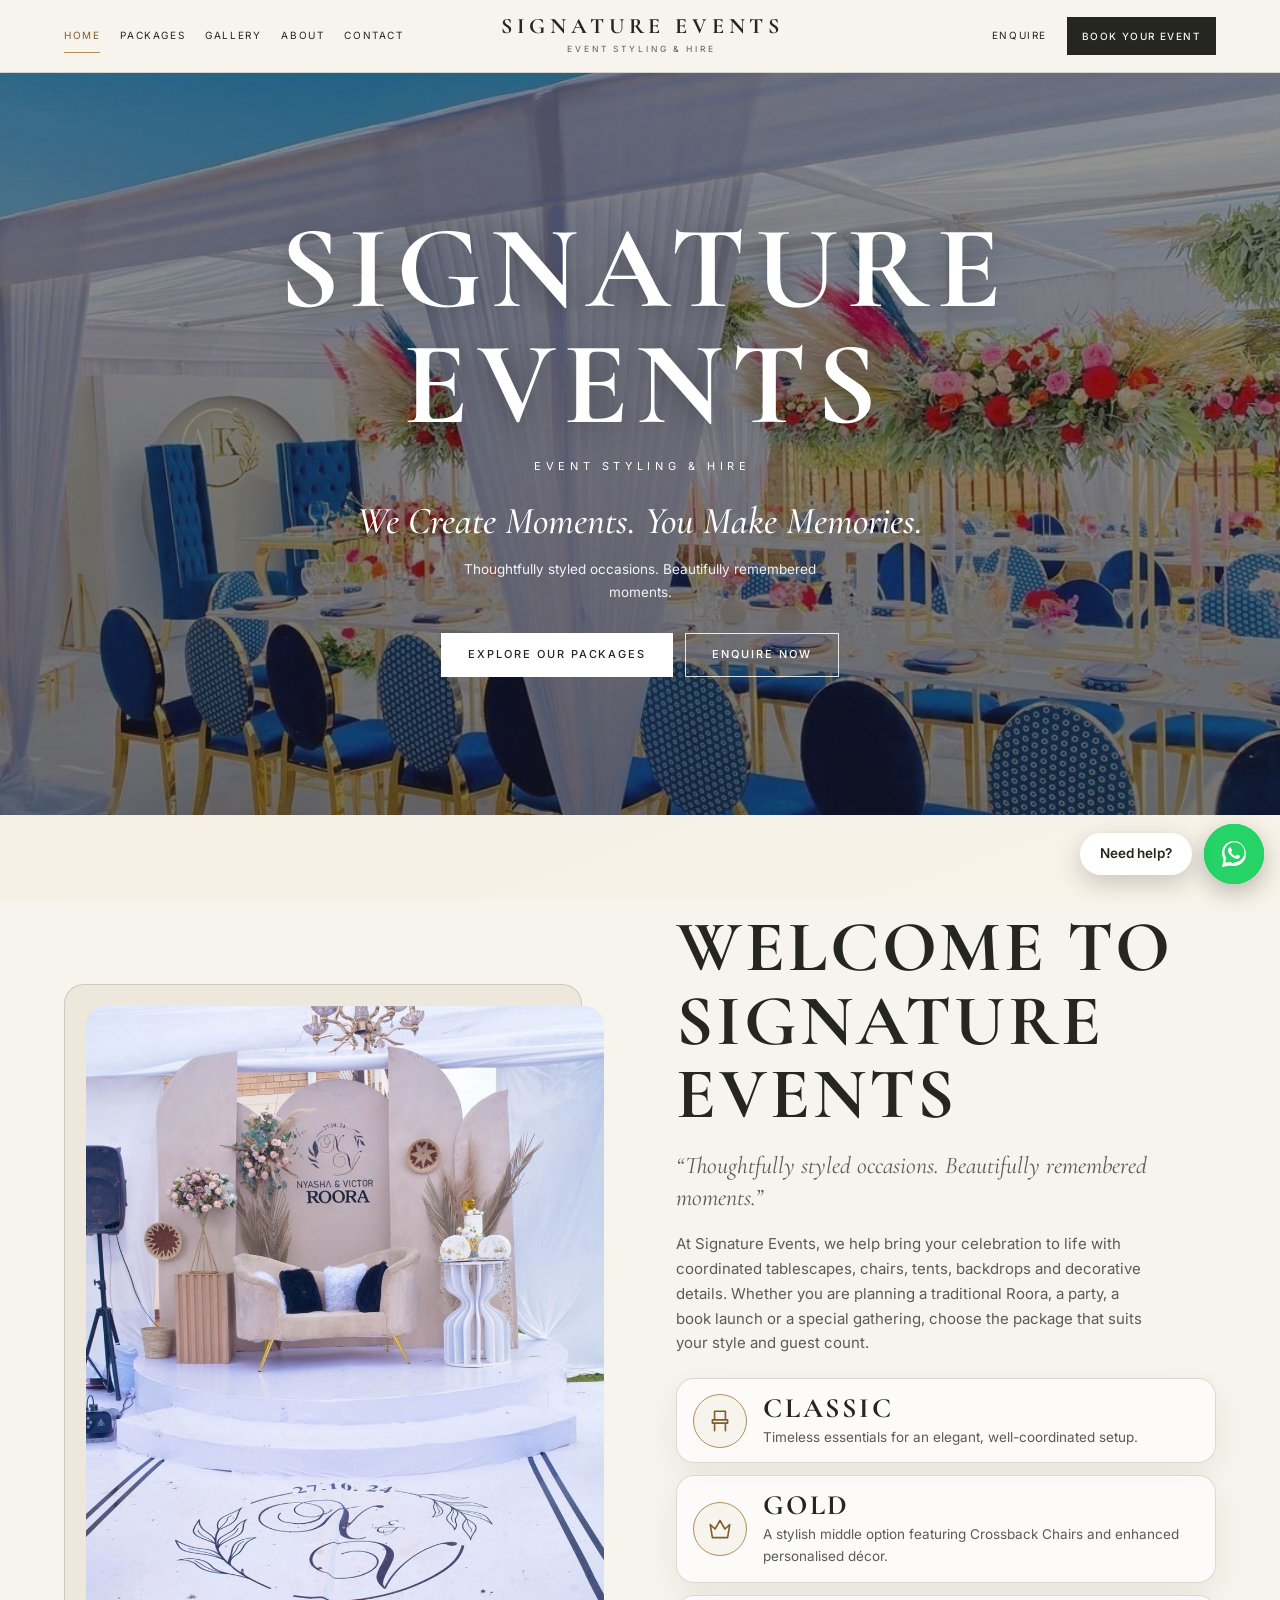
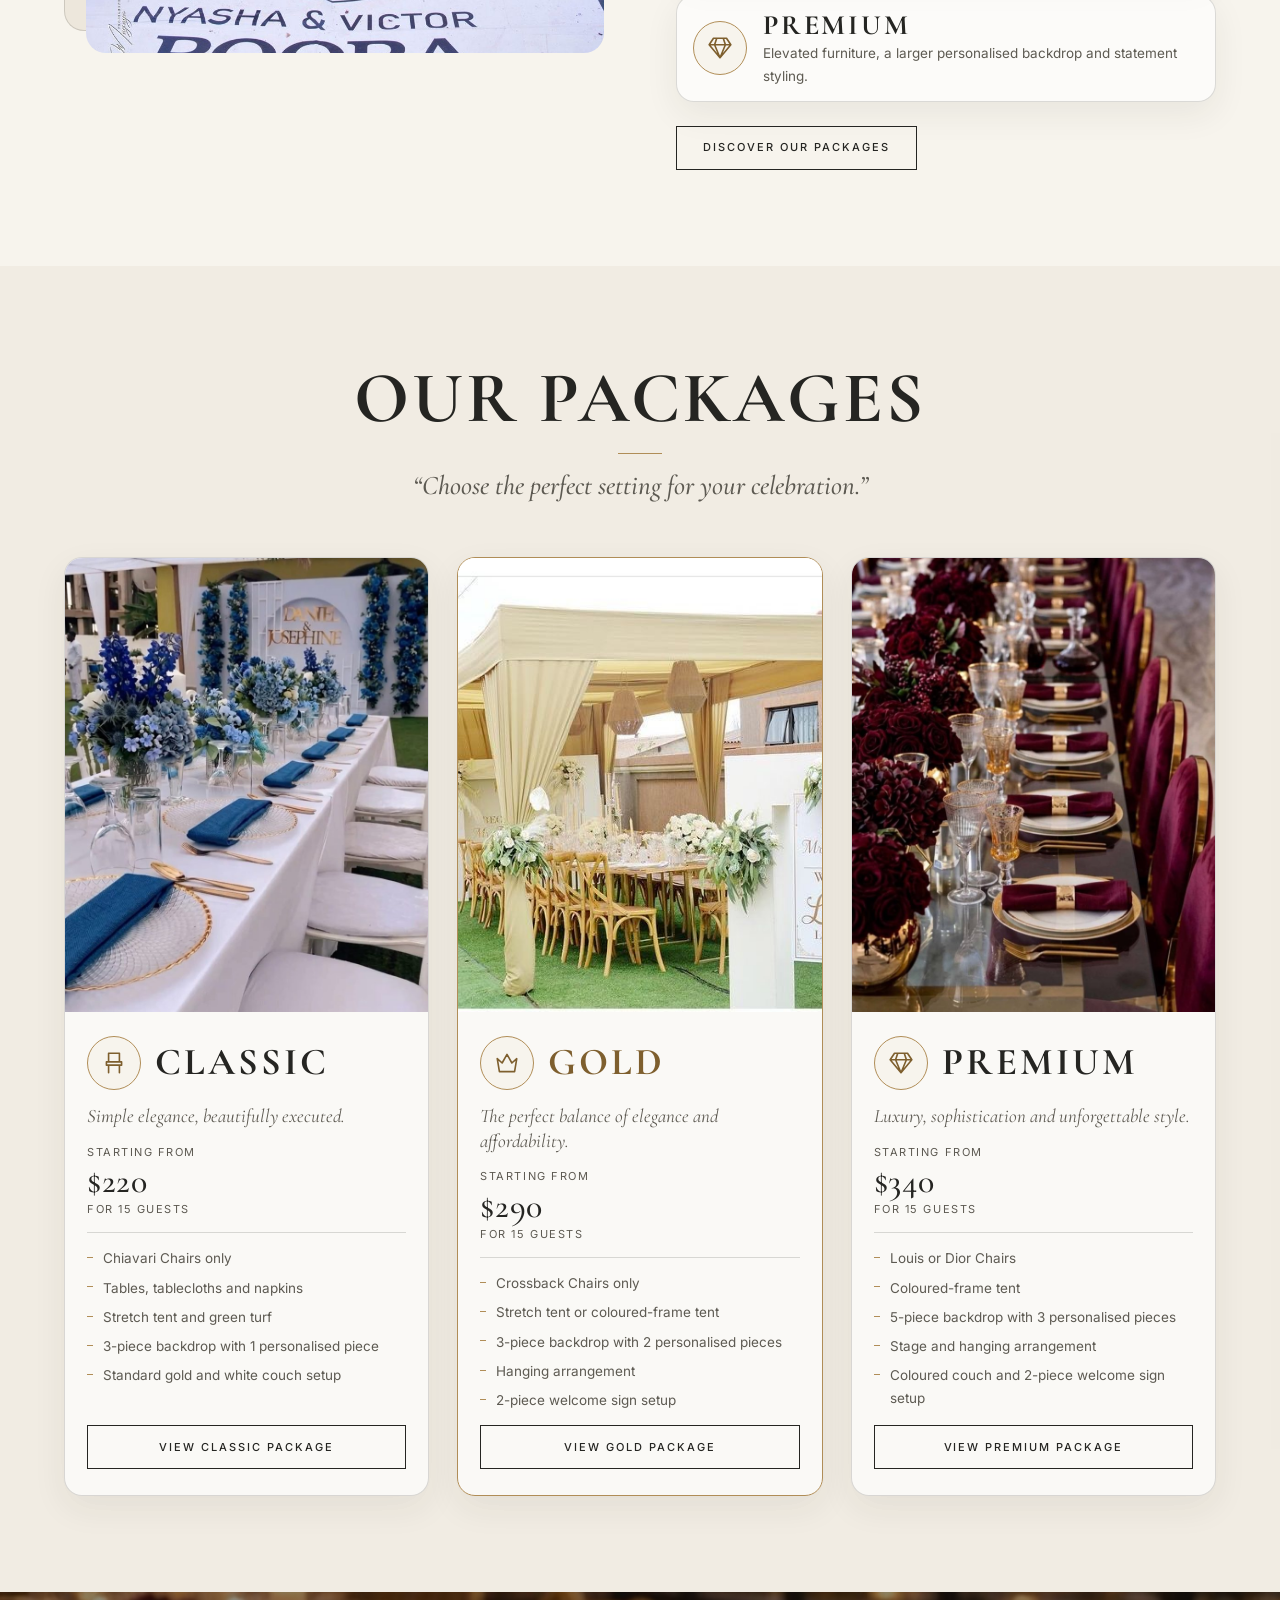
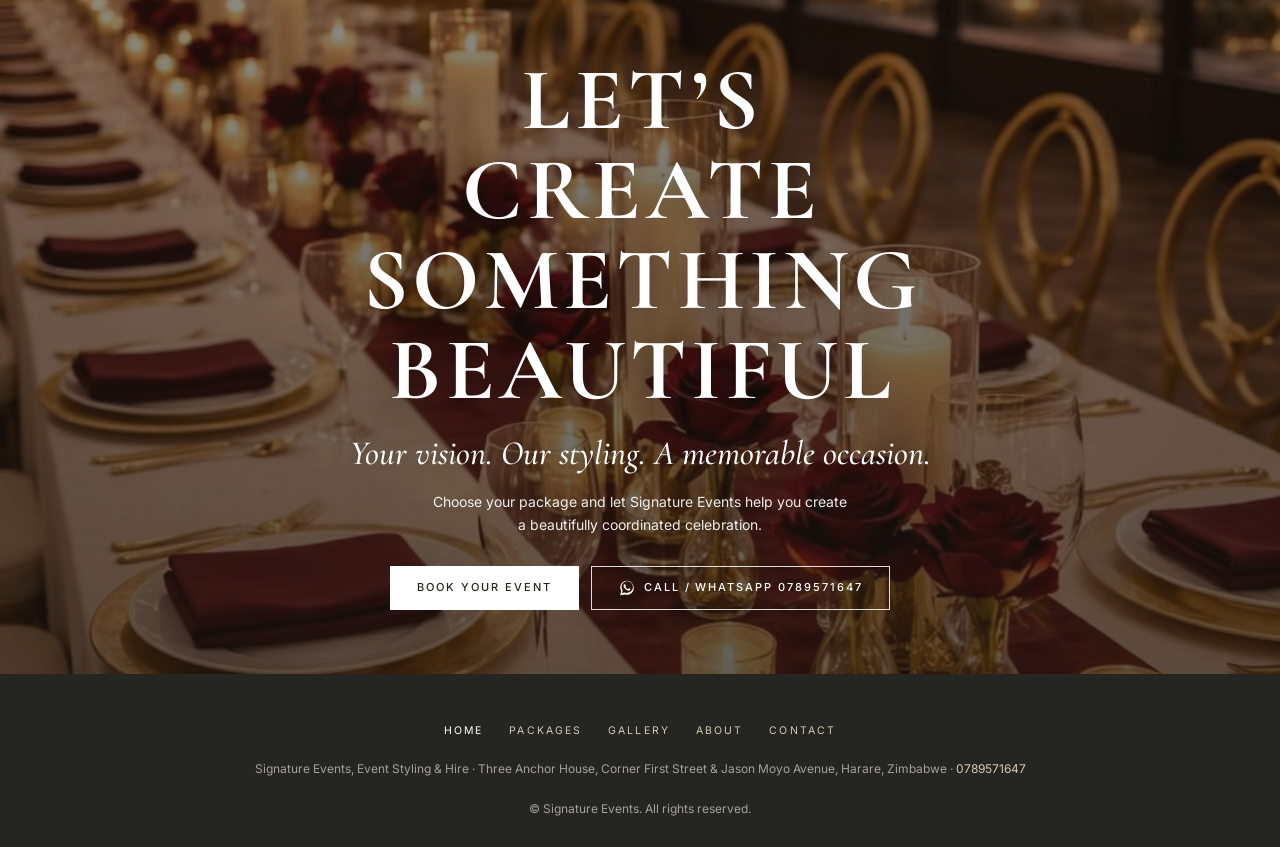
<file: index.html>
<!doctype html>
<html lang="en">
  <head>
    <meta charset="utf-8" />
    <meta name="viewport" content="width=device-width, initial-scale=1, viewport-fit=cover" />
    <title>Signature Events</title>
    <meta name="description" content="Signature Events, event styling and hire in Harare, Zimbabwe. Wedding styling, Roora décor, party styling and event packages. We Create Moments. You Make Memories." />
    <link rel="preconnect" href="https://fonts.googleapis.com" />
    <link rel="preconnect" href="https://fonts.gstatic.com" crossorigin />
    <link
      rel="stylesheet"
      href="https://fonts.googleapis.com/css2?family=Cormorant+Garamond:ital,wght@0,400;0,500;0,600;0,700;1,400;1,500&family=Inter:wght@400;500;600&display=swap"
    />
    <link rel="stylesheet" href="css/style.css" />
  </head>
  <body>
    <a class="skip" href="#main">Skip to content</a>

    <!-- Animated background: petals are created by js/main.js -->
    <div class="bg" aria-hidden="true" id="petals"></div>

    <div class="sheet">
      <!-- ============================================================
     SHARED HEADER AND MENU
     This block is identical on every page. If you change a menu link,
     change it in all 5 pages (index, packages, gallery, about, contact).
     ============================================================ -->
      <header class="top" id="top">
        <div class="in">
          <div class="bar">
            <button
              class="burger"
              id="burger"
              aria-expanded="false"
              aria-controls="drawer"
              aria-label="Open menu"
            >
              <i></i><i></i><i></i>
            </button>
            <nav class="nav" aria-label="Main">
              <a href="index.html" aria-current="page">Home</a>
              <a href="packages.html">Packages</a>
              <a href="gallery.html">Gallery</a>
              <a href="about.html">About</a>
              <a href="contact.html">Contact</a>
            </nav>
            <a class="brand" href="index.html"><b>SIGNATURE EVENTS</b><small>EVENT STYLING &amp; HIRE</small></a>
            <div class="right">
              <a class="enq" href="contact.html#enquiry">Enquire</a>
              <a class="btn" href="contact.html#enquiry">Book your event</a>
            </div>
          </div>
          <div class="drawer" id="drawer">
            <a href="index.html" aria-current="page">Home</a>
            <a href="packages.html">Packages</a>
            <a href="gallery.html">Gallery</a>
            <a href="about.html">About</a>
            <a href="contact.html">Contact</a>
            <a class="btn solid" href="contact.html#enquiry">Book your event</a>
          </div>
        </div>
      </header>

      <!-- ============================================================
     PAGE CONTENT: everything between <main> and </main> is this page's own content.
     Each page has ONE h1 (the page title). Section titles are h2, smaller titles are h3.
     ============================================================ -->
      <main id="main">
        <!-- ============================================================
     HERO  (page title)
     h1 = business name   p.sub = subtitle   p.tag = tagline   p.sup = supporting line
     Photo: images/blue-white-tent.jpg
     ============================================================ -->

        <section id="home">
          <div class="hero">
            <img
              src="images/blue-white-tent.jpg"
              alt="A white draped tent styled with blue and gold chairs and bright floral centrepieces"
              width="1080"
              height="814"
              fetchpriority="high"
            />
            <div class="txt">
              <h1>SIGNATURE EVENTS</h1>
              <p class="sub">Event Styling &amp; Hire</p>
              <p class="tag">We Create Moments. You Make Memories.</p>
              <p class="sup">Thoughtfully styled occasions. Beautifully remembered moments.</p>
              <div class="ctas">
                <a class="btn light fill" href="packages.html">Explore our packages</a>
                <a class="btn light" href="contact.html#enquiry">Enquire now</a>
              </div>
            </div>
          </div>
        </section>

        <!-- ============================================================
     WELCOME
     h2 = section title   p.quote = quote   p = intro paragraph
     h3 + p (three times) = Classic, Gold and Premium one-line summaries
     ============================================================ -->

        <section id="welcome" class="band">
          <div class="in">
            <div class="split">
              <div class="frame">
                <img
                  src="images/roora-stage.jpg"
                  alt="Roora stage with a personalised dance floor, cream couch and floral styling"
                  width="1024"
                  height="1536"
                  loading="lazy"
                />
              </div>
              <div class="copy">
                <h2>WELCOME TO SIGNATURE EVENTS</h2>
                <p class="quote">“Thoughtfully styled occasions. Beautifully remembered moments.”</p>
                <p>
                  At Signature Events, we help bring your celebration to life with coordinated tablescapes,
                  chairs, tents, backdrops and decorative details. Whether you are planning a traditional
                  Roora, a party, a book launch or a special gathering, choose the package that suits your
                  style and guest count.
                </p>
                <div class="mini">
                  <div class="mini-item">
                    <span class="ico"
                      ><svg aria-hidden="true"><use href="#i-chair" /></svg
                    ></span>
                    <div>
                      <h3>CLASSIC</h3>
                      <p>Timeless essentials for an elegant, well-coordinated setup.</p>
                    </div>
                  </div>
                  <div class="mini-item">
                    <span class="ico"
                      ><svg aria-hidden="true"><use href="#i-crown" /></svg
                    ></span>
                    <div>
                      <h3>GOLD</h3>
                      <p>
                        A stylish middle option featuring Crossback Chairs and enhanced personalised décor.
                      </p>
                    </div>
                  </div>
                  <div class="mini-item">
                    <span class="ico"
                      ><svg aria-hidden="true"><use href="#i-gem" /></svg
                    ></span>
                    <div>
                      <h3>PREMIUM</h3>
                      <p>Elevated furniture, a larger personalised backdrop and statement styling.</p>
                    </div>
                  </div>
                </div>
                <a class="btn" href="packages.html">Discover our packages</a>
              </div>
            </div>
          </div>
        </section>

        <!-- ============================================================
     PACKAGE CARDS  (summary of each package)
     h2 = section title   p = quote
     Each card: h3 = package name   p.tg = tagline   p.from = starting price   ul = highlights
     Full price tables are on packages.html. Update the "Starting from" prices here too.
     ============================================================ -->

        <section id="packages" class="band alt">
          <div class="in">
            <div class="sec-head">
              <h2>OUR PACKAGES</h2>
              <span class="rule"></span>
              <p>“Choose the perfect setting for your celebration.”</p>
            </div>
            <div class="cards">
              <article class="card">
                <img
                  src="images/blue-floral-table.jpg"
                  alt="White chairs and a long dressed table with blue napkins and floral centrepieces"
                  width="864"
                  height="1536"
                  loading="lazy"
                />
                <div class="body">
                  <div class="hd">
                    <span class="ico"
                      ><svg aria-hidden="true"><use href="#i-chair" /></svg
                    ></span>
                    <h3>CLASSIC</h3>
                  </div>
                  <p class="tg">Simple elegance, beautifully executed.</p>
                  <p class="from">Starting from<b>$220</b>for 15 guests</p>
                  <ul>
                    <li>Chiavari Chairs only</li>
                    <li>Tables, tablecloths and napkins</li>
                    <li>Stretch tent and green turf</li>
                    <li>3-piece backdrop with 1 personalised piece</li>
                    <li>Standard gold and white couch setup</li>
                  </ul>
                  <a class="btn" href="packages.html#pkg-classic">View Classic package</a>
                </div>
              </article>
              <article class="card gold">
                <img
                  src="images/tent-welcome.jpg"
                  alt="Crossback chairs and a dressed table under a tent beside a personalised welcome sign"
                  width="750"
                  height="535"
                  loading="lazy"
                  style="object-position: 30% 50%"
                />
                <div class="body">
                  <div class="hd">
                    <span class="ico"
                      ><svg aria-hidden="true"><use href="#i-crown" /></svg
                    ></span>
                    <h3>GOLD</h3>
                  </div>
                  <p class="tg">The perfect balance of elegance and affordability.</p>
                  <p class="from">Starting from<b>$290</b>for 15 guests</p>
                  <ul>
                    <li>Crossback Chairs only</li>
                    <li>Stretch tent or coloured-frame tent</li>
                    <li>3-piece backdrop with 2 personalised pieces</li>
                    <li>Hanging arrangement</li>
                    <li>2-piece welcome sign setup</li>
                  </ul>
                  <a class="btn" href="packages.html#pkg-gold">View Gold package</a>
                </div>
              </article>
              <article class="card">
                <img
                  src="images/burgundy-table.jpg"
                  alt="Burgundy velvet chairs and a glass table set with burgundy roses and gold cutlery"
                  width="864"
                  height="1536"
                  loading="lazy"
                />
                <div class="body">
                  <div class="hd">
                    <span class="ico"
                      ><svg aria-hidden="true"><use href="#i-gem" /></svg
                    ></span>
                    <h3>PREMIUM</h3>
                  </div>
                  <p class="tg">Luxury, sophistication and unforgettable style.</p>
                  <p class="from">Starting from<b>$340</b>for 15 guests</p>
                  <ul>
                    <li>Louis or Dior Chairs</li>
                    <li>Coloured-frame tent</li>
                    <li>5-piece backdrop with 3 personalised pieces</li>
                    <li>Stage and hanging arrangement</li>
                    <li>Coloured couch and 2-piece welcome sign setup</li>
                  </ul>
                  <a class="btn" href="packages.html#pkg-premium">View Premium package</a>
                </div>
              </article>
            </div>
          </div>
        </section>

        <!-- ============================================================
     FINAL CALL TO ACTION
     h2 = banner title   p.q = quote   p.s = supporting sentence
     ============================================================ -->

        <section id="cta">
          <div class="final">
            <img
              src="images/candlelit-table.jpg"
              alt="Candlelit reception table at sunset with burgundy roses"
              width="1024"
              height="1536"
              loading="lazy"
            />
            <div class="txt">
              <h2>LET’S CREATE SOMETHING BEAUTIFUL</h2>
              <p class="q">Your vision. Our styling. A memorable occasion.</p>
              <p class="s">
                Choose your package and let Signature Events help you create a beautifully coordinated
                celebration.
              </p>
              <div class="ctas">
                <a class="btn light fill" href="contact.html#enquiry">Book your event</a>
                <a class="btn light" href="https://wa.me/263789571647" target="_blank" rel="noopener" data-wa
                  ><svg aria-hidden="true"><use href="#i-wa" /></svg>Call / WhatsApp 0789571647</a
                >
              </div>
            </div>
          </div>
        </section>
      </main>

      <!-- ============================================================
     SHARED FOOTER
     This block is identical on every page. If you change it,
     change it in all 5 pages.
     ============================================================ -->
      <footer class="slim">
        <div class="in">
          <nav class="fnav" aria-label="Footer">
            <a href="index.html" aria-current="page">Home</a>
            <a href="packages.html">Packages</a>
            <a href="gallery.html">Gallery</a>
            <a href="about.html">About</a>
            <a href="contact.html">Contact</a>
          </nav>
          <p class="copy-r">
            Signature Events, Event Styling &amp; Hire · Three Anchor House, Corner First Street &amp; Jason Moyo
            Avenue, Harare, Zimbabwe ·
            <a href="https://wa.me/263789571647" target="_blank" rel="noopener" data-wa>0789571647</a>
          </p>
          <p class="copy-r">© Signature Events. All rights reserved.</p>
        </div>
      </footer>

    </div>

    <!-- ============================================================
     SCROLL-UP BUTTON AND WHATSAPP FLOATING BUTTON
     ============================================================ -->
    <button class="up" id="up" type="button" aria-label="Scroll to top">
      <svg viewBox="0 0 24 24" aria-hidden="true"><path d="M5 15l7-7 7 7" /></svg>
    </button>
    <div class="wa-wrap">
      <a
        class="wa"
        id="wa"
        href="https://wa.me/263789571647"
        target="_blank"
        rel="noopener"
        aria-label="Chat with Signature Events on WhatsApp"
      >
        <svg viewBox="0 0 32 32" aria-hidden="true">
          <path
            d="M16.04 3C9.4 3 4 8.4 4 15.03c0 2.12.55 4.18 1.6 6L4 29l8.17-1.57a12 12 0 0 0 3.87.64C22.67 28.07 28 22.67 28 16.04 28 9.4 22.67 3 16.04 3zm0 22.04c-1.2 0-2.37-.3-3.4-.9l-.5-.3-4.85.93.95-4.72-.32-.5a10 10 0 0 1-1.52-5.3c0-5.55 4.5-10.05 10.06-10.05 5.54 0 10.04 4.5 10.04 10.05 0 5.55-4.5 10.05-10.04 10.05zm5.5-7.52c-.3-.15-1.78-.88-2.06-.98-.28-.1-.48-.15-.68.15-.2.3-.78.98-.96 1.18-.18.2-.35.22-.65.07-.3-.15-1.27-.47-2.42-1.5-.9-.8-1.5-1.78-1.67-2.08-.18-.3-.02-.46.13-.6.14-.13.3-.35.45-.52.15-.18.2-.3.3-.5.1-.2.05-.38-.02-.53-.08-.15-.68-1.64-.93-2.25-.24-.58-.5-.5-.68-.5h-.58c-.2 0-.53.07-.8.38-.28.3-1.05 1.03-1.05 2.5s1.08 2.9 1.23 3.1c.15.2 2.1 3.2 5.08 4.5.7.3 1.27.5 1.7.62.72.23 1.37.2 1.88.12.58-.08 1.78-.73 2.03-1.43.25-.7.25-1.3.18-1.43-.08-.12-.28-.2-.58-.35z"
          />
        </svg>
      </a>
      <span class="bubble" id="bubble" aria-hidden="true">Need help?</span>
    </div>

    <!-- ============================================================
     ICONS USED ON THIS PAGE (do not edit; each icon is reused with an SVG use tag)
     ============================================================ -->
    <svg width="0" height="0" style="position: absolute" aria-hidden="true" focusable="false">
      <defs>
        <symbol id="i-chair" viewBox="0 0 24 24">
          <path d="M7 3h10v8H7z M5 11h14v3H5z M7 14v7 M17 14v7" />
        </symbol>
        <symbol id="i-crown" viewBox="0 0 24 24"><path d="M3 8l4.5 4L12 4l4.5 8L21 8l-2 12H5z" /></symbol>
        <symbol id="i-gem" viewBox="0 0 24 24">
          <path d="M6 3h12l4 6-10 12L2 9z M2 9h20 M9 3l-2 6 5 12 5-12-2-6" />
        </symbol>
        <symbol id="i-wa" viewBox="0 0 32 32">
          <path
            d="M16.04 3C9.4 3 4 8.4 4 15.03c0 2.12.55 4.18 1.6 6L4 29l8.17-1.57a12 12 0 0 0 3.87.64C22.67 28.07 28 22.67 28 16.04 28 9.4 22.67 3 16.04 3zm0 22.04c-1.2 0-2.37-.3-3.4-.9l-.5-.3-4.85.93.95-4.72-.32-.5a10 10 0 0 1-1.52-5.3c0-5.55 4.5-10.05 10.06-10.05 5.54 0 10.04 4.5 10.04 10.05 0 5.55-4.5 10.05-10.04 10.05zm5.5-7.52c-.3-.15-1.78-.88-2.06-.98-.28-.1-.48-.15-.68.15-.2.3-.78.98-.96 1.18-.18.2-.35.22-.65.07-.3-.15-1.27-.47-2.42-1.5-.9-.8-1.5-1.78-1.67-2.08-.18-.3-.02-.46.13-.6.14-.13.3-.35.45-.52.15-.18.2-.3.3-.5.1-.2.05-.38-.02-.53-.08-.15-.68-1.64-.93-2.25-.24-.58-.5-.5-.68-.5h-.58c-.2 0-.53.07-.8.38-.28.3-1.05 1.03-1.05 2.5s1.08 2.9 1.23 3.1c.15.2 2.1 3.2 5.08 4.5.7.3 1.27.5 1.7.62.72.23 1.37.2 1.88.12.58-.08 1.78-.73 2.03-1.43.25-.7.25-1.3.18-1.43-.08-.12-.28-.2-.58-.35z"
          />
        </symbol>
      </defs>
    </svg>
    <script src="js/settings.js" defer></script>
    <script src="js/main.js" defer></script>
  </body>
</html>
</file>
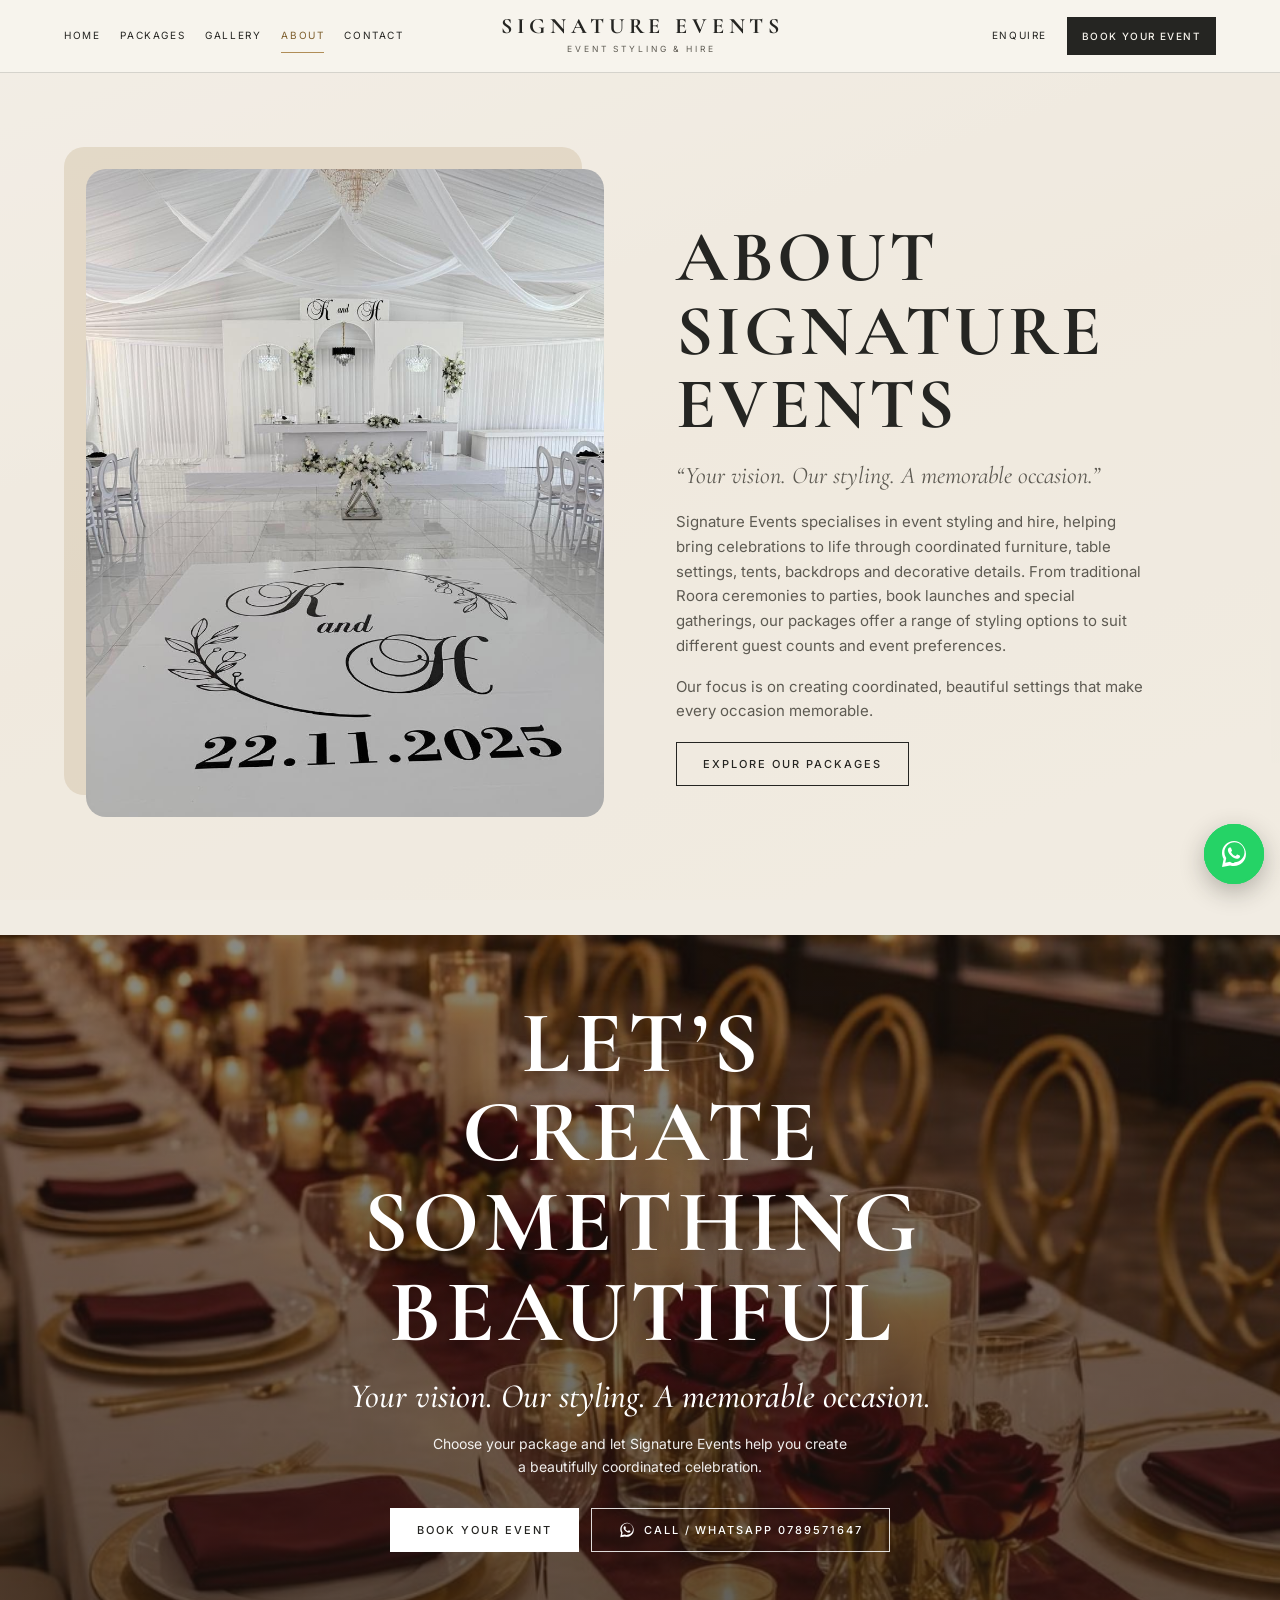
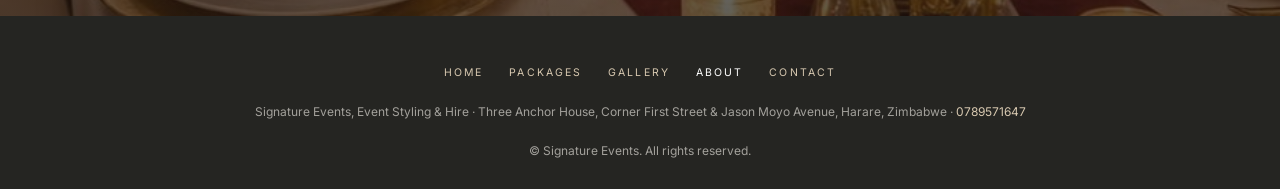
<file: about.html>
<!doctype html>
<html lang="en">
  <head>
    <meta charset="utf-8" />
    <meta name="viewport" content="width=device-width, initial-scale=1, viewport-fit=cover" />
    <title>About | Signature Events</title>
    <meta name="description" content="About Signature Events, event styling and hire in Harare, Zimbabwe. Your vision. Our styling. A memorable occasion." />
    <link rel="preconnect" href="https://fonts.googleapis.com" />
    <link rel="preconnect" href="https://fonts.gstatic.com" crossorigin />
    <link
      rel="stylesheet"
      href="https://fonts.googleapis.com/css2?family=Cormorant+Garamond:ital,wght@0,400;0,500;0,600;0,700;1,400;1,500&family=Inter:wght@400;500;600&display=swap"
    />
    <link rel="stylesheet" href="css/style.css" />
  </head>
  <body>
    <a class="skip" href="#main">Skip to content</a>

    <!-- Animated background: petals are created by js/main.js -->
    <div class="bg" aria-hidden="true" id="petals"></div>

    <div class="sheet">
      <!-- ============================================================
     SHARED HEADER AND MENU
     This block is identical on every page. If you change a menu link,
     change it in all 5 pages (index, packages, gallery, about, contact).
     ============================================================ -->
      <header class="top" id="top">
        <div class="in">
          <div class="bar">
            <button
              class="burger"
              id="burger"
              aria-expanded="false"
              aria-controls="drawer"
              aria-label="Open menu"
            >
              <i></i><i></i><i></i>
            </button>
            <nav class="nav" aria-label="Main">
              <a href="index.html">Home</a>
              <a href="packages.html">Packages</a>
              <a href="gallery.html">Gallery</a>
              <a href="about.html" aria-current="page">About</a>
              <a href="contact.html">Contact</a>
            </nav>
            <a class="brand" href="index.html"><b>SIGNATURE EVENTS</b><small>EVENT STYLING &amp; HIRE</small></a>
            <div class="right">
              <a class="enq" href="contact.html#enquiry">Enquire</a>
              <a class="btn" href="contact.html#enquiry">Book your event</a>
            </div>
          </div>
          <div class="drawer" id="drawer">
            <a href="index.html">Home</a>
            <a href="packages.html">Packages</a>
            <a href="gallery.html">Gallery</a>
            <a href="about.html" aria-current="page">About</a>
            <a href="contact.html">Contact</a>
            <a class="btn solid" href="contact.html#enquiry">Book your event</a>
          </div>
        </div>
      </header>

      <!-- ============================================================
     PAGE CONTENT: everything between <main> and </main> is this page's own content.
     Each page has ONE h1 (the page title). Section titles are h2, smaller titles are h3.
     ============================================================ -->
      <main id="main">
        <!-- ============================================================
     ABOUT  (page title)
     h1 = page title   p.quote = quote   p = first paragraph   p.two = second paragraph
     Photo: images/white-reception.jpg
     ============================================================ -->

        <section id="about" class="band alt about">
          <div class="in">
            <div class="split">
              <div class="frame">
                <img
                  src="images/white-reception.jpg"
                  alt="Timeless all-white reception under draped fabric with a chandelier"
                  width="960"
                  height="1280"
                  loading="lazy"
                />
              </div>
              <div class="copy">
                <h1>ABOUT SIGNATURE EVENTS</h1>
                <p class="quote">“Your vision. Our styling. A memorable occasion.”</p>
                <p>
                  Signature Events specialises in event styling and hire, helping bring celebrations to life
                  through coordinated furniture, table settings, tents, backdrops and decorative details. From
                  traditional Roora ceremonies to parties, book launches and special gatherings, our packages
                  offer a range of styling options to suit different guest counts and event preferences.
                </p>
                <p class="two">
                  Our focus is on creating coordinated, beautiful settings that make every occasion memorable.
                </p>
                <a class="btn" href="packages.html">Explore our packages</a>
              </div>
            </div>
          </div>
        </section>

        <!-- ============================================================
     FINAL CALL TO ACTION
     h2 = banner title   p.q = quote   p.s = supporting sentence
     ============================================================ -->

        <section id="cta">
          <div class="final">
            <img
              src="images/candlelit-table.jpg"
              alt="Candlelit reception table at sunset with burgundy roses"
              width="1024"
              height="1536"
              loading="lazy"
            />
            <div class="txt">
              <h2>LET’S CREATE SOMETHING BEAUTIFUL</h2>
              <p class="q">Your vision. Our styling. A memorable occasion.</p>
              <p class="s">
                Choose your package and let Signature Events help you create a beautifully coordinated
                celebration.
              </p>
              <div class="ctas">
                <a class="btn light fill" href="contact.html#enquiry">Book your event</a>
                <a class="btn light" href="https://wa.me/263789571647" target="_blank" rel="noopener" data-wa
                  ><svg aria-hidden="true"><use href="#i-wa" /></svg>Call / WhatsApp 0789571647</a
                >
              </div>
            </div>
          </div>
        </section>
      </main>

      <!-- ============================================================
     SHARED FOOTER
     This block is identical on every page. If you change it,
     change it in all 5 pages.
     ============================================================ -->
      <footer class="slim">
        <div class="in">
          <nav class="fnav" aria-label="Footer">
            <a href="index.html">Home</a>
            <a href="packages.html">Packages</a>
            <a href="gallery.html">Gallery</a>
            <a href="about.html" aria-current="page">About</a>
            <a href="contact.html">Contact</a>
          </nav>
          <p class="copy-r">
            Signature Events, Event Styling &amp; Hire · Three Anchor House, Corner First Street &amp; Jason Moyo
            Avenue, Harare, Zimbabwe ·
            <a href="https://wa.me/263789571647" target="_blank" rel="noopener" data-wa>0789571647</a>
          </p>
          <p class="copy-r">© Signature Events. All rights reserved.</p>
        </div>
      </footer>

    </div>

    <!-- ============================================================
     SCROLL-UP BUTTON AND WHATSAPP FLOATING BUTTON
     ============================================================ -->
    <button class="up" id="up" type="button" aria-label="Scroll to top">
      <svg viewBox="0 0 24 24" aria-hidden="true"><path d="M5 15l7-7 7 7" /></svg>
    </button>
    <div class="wa-wrap">
      <a
        class="wa"
        id="wa"
        href="https://wa.me/263789571647"
        target="_blank"
        rel="noopener"
        aria-label="Chat with Signature Events on WhatsApp"
      >
        <svg viewBox="0 0 32 32" aria-hidden="true">
          <path
            d="M16.04 3C9.4 3 4 8.4 4 15.03c0 2.12.55 4.18 1.6 6L4 29l8.17-1.57a12 12 0 0 0 3.87.64C22.67 28.07 28 22.67 28 16.04 28 9.4 22.67 3 16.04 3zm0 22.04c-1.2 0-2.37-.3-3.4-.9l-.5-.3-4.85.93.95-4.72-.32-.5a10 10 0 0 1-1.52-5.3c0-5.55 4.5-10.05 10.06-10.05 5.54 0 10.04 4.5 10.04 10.05 0 5.55-4.5 10.05-10.04 10.05zm5.5-7.52c-.3-.15-1.78-.88-2.06-.98-.28-.1-.48-.15-.68.15-.2.3-.78.98-.96 1.18-.18.2-.35.22-.65.07-.3-.15-1.27-.47-2.42-1.5-.9-.8-1.5-1.78-1.67-2.08-.18-.3-.02-.46.13-.6.14-.13.3-.35.45-.52.15-.18.2-.3.3-.5.1-.2.05-.38-.02-.53-.08-.15-.68-1.64-.93-2.25-.24-.58-.5-.5-.68-.5h-.58c-.2 0-.53.07-.8.38-.28.3-1.05 1.03-1.05 2.5s1.08 2.9 1.23 3.1c.15.2 2.1 3.2 5.08 4.5.7.3 1.27.5 1.7.62.72.23 1.37.2 1.88.12.58-.08 1.78-.73 2.03-1.43.25-.7.25-1.3.18-1.43-.08-.12-.28-.2-.58-.35z"
          />
        </svg>
      </a>
      <span class="bubble" id="bubble" aria-hidden="true">Need help?</span>
    </div>

    <!-- ============================================================
     ICONS USED ON THIS PAGE (do not edit; each icon is reused with an SVG use tag)
     ============================================================ -->
    <svg width="0" height="0" style="position: absolute" aria-hidden="true" focusable="false">
      <defs>
        <symbol id="i-wa" viewBox="0 0 32 32">
          <path
            d="M16.04 3C9.4 3 4 8.4 4 15.03c0 2.12.55 4.18 1.6 6L4 29l8.17-1.57a12 12 0 0 0 3.87.64C22.67 28.07 28 22.67 28 16.04 28 9.4 22.67 3 16.04 3zm0 22.04c-1.2 0-2.37-.3-3.4-.9l-.5-.3-4.85.93.95-4.72-.32-.5a10 10 0 0 1-1.52-5.3c0-5.55 4.5-10.05 10.06-10.05 5.54 0 10.04 4.5 10.04 10.05 0 5.55-4.5 10.05-10.04 10.05zm5.5-7.52c-.3-.15-1.78-.88-2.06-.98-.28-.1-.48-.15-.68.15-.2.3-.78.98-.96 1.18-.18.2-.35.22-.65.07-.3-.15-1.27-.47-2.42-1.5-.9-.8-1.5-1.78-1.67-2.08-.18-.3-.02-.46.13-.6.14-.13.3-.35.45-.52.15-.18.2-.3.3-.5.1-.2.05-.38-.02-.53-.08-.15-.68-1.64-.93-2.25-.24-.58-.5-.5-.68-.5h-.58c-.2 0-.53.07-.8.38-.28.3-1.05 1.03-1.05 2.5s1.08 2.9 1.23 3.1c.15.2 2.1 3.2 5.08 4.5.7.3 1.27.5 1.7.62.72.23 1.37.2 1.88.12.58-.08 1.78-.73 2.03-1.43.25-.7.25-1.3.18-1.43-.08-.12-.28-.2-.58-.35z"
          />
        </symbol>
      </defs>
    </svg>
    <script src="js/settings.js" defer></script>
    <script src="js/main.js" defer></script>
  </body>
</html>
</file>
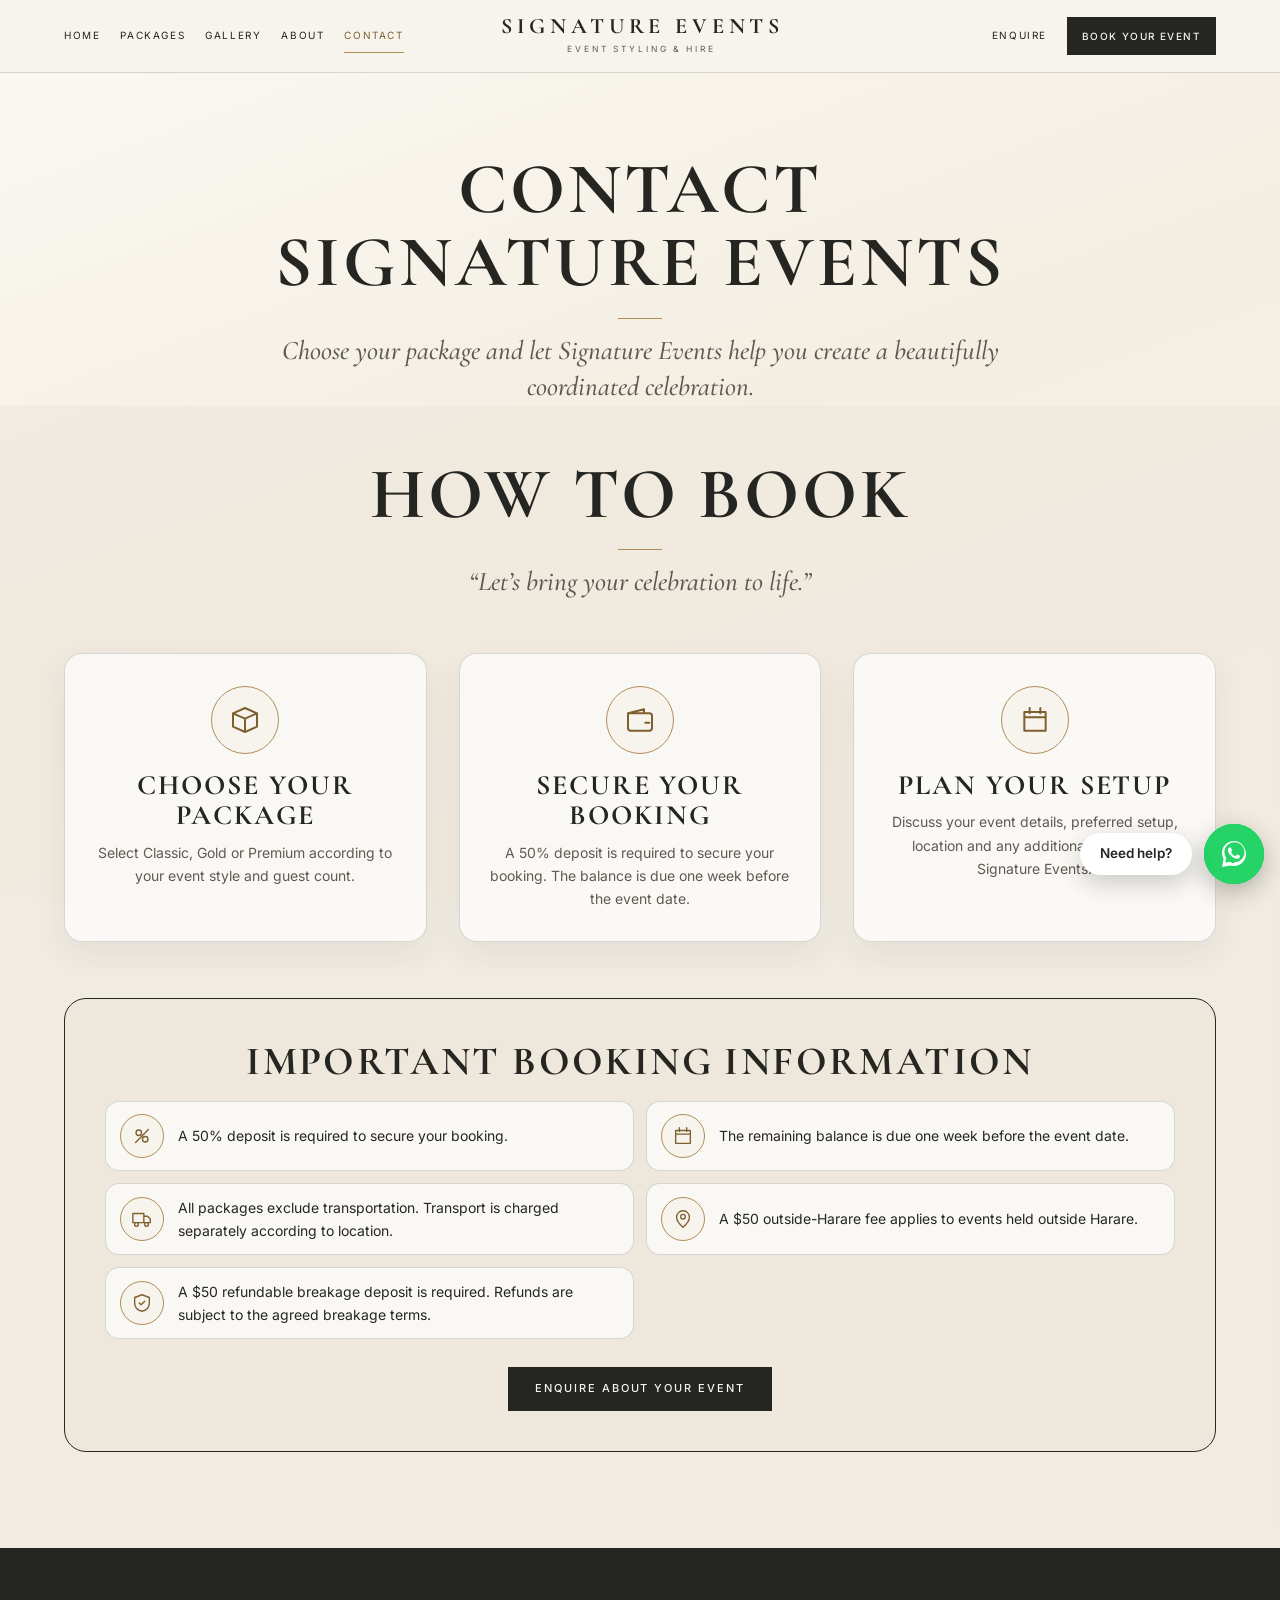
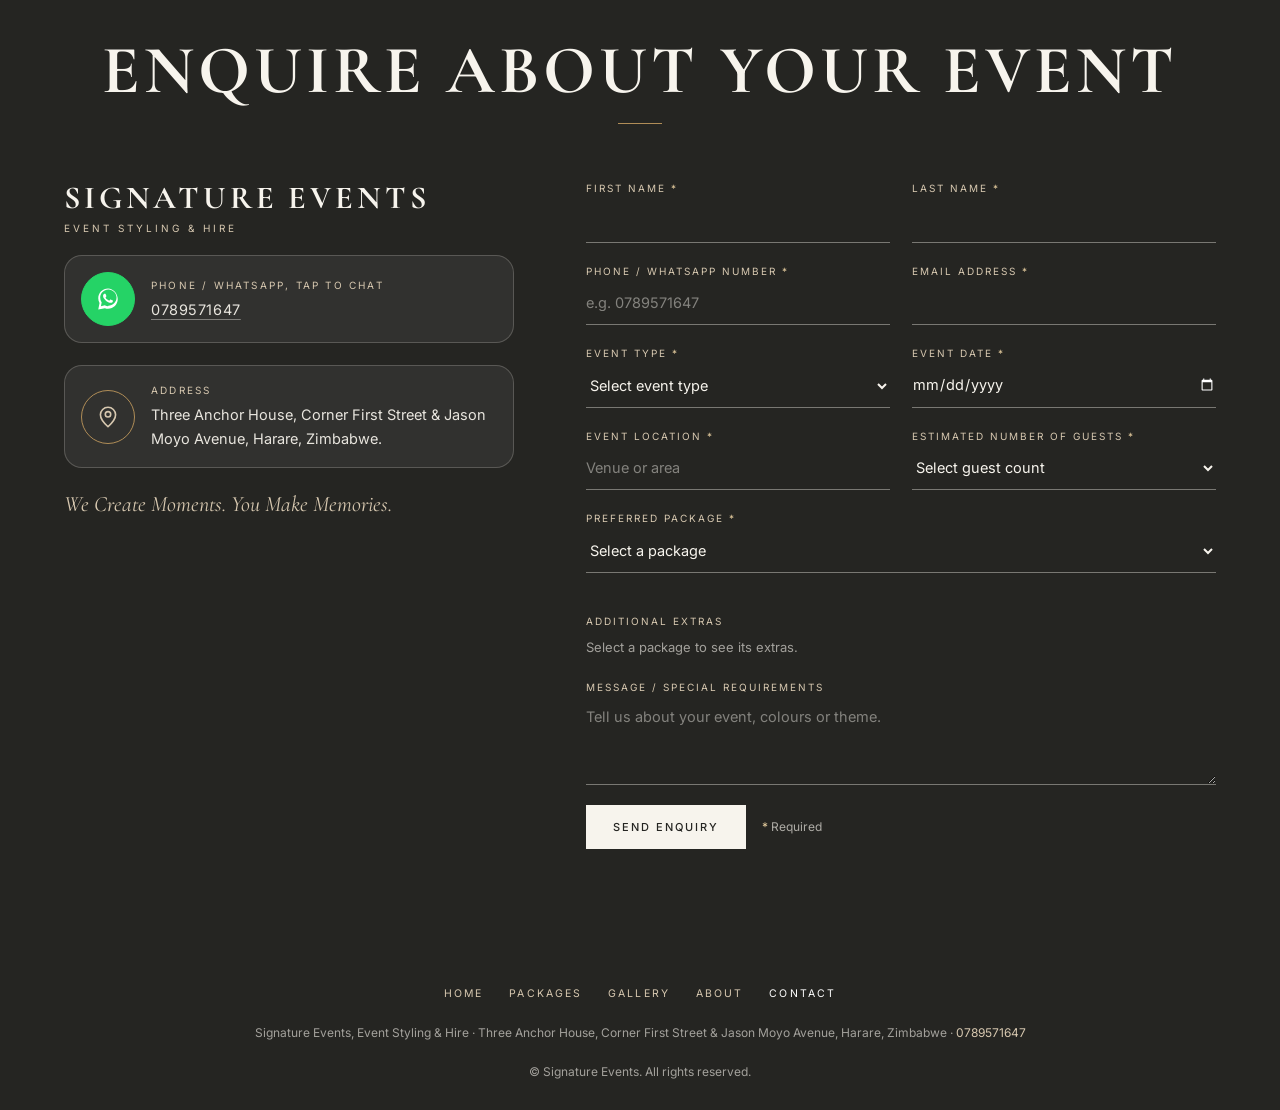
<file: contact.html>
<!doctype html>
<html lang="en">
  <head>
    <meta charset="utf-8" />
    <meta name="viewport" content="width=device-width, initial-scale=1, viewport-fit=cover" />
    <title>Contact &amp; Booking | Signature Events</title>
    <meta name="description" content="Contact Signature Events in Harare, Zimbabwe. How to book, deposit and booking conditions, and an enquiry form." />
    <link rel="preconnect" href="https://fonts.googleapis.com" />
    <link rel="preconnect" href="https://fonts.gstatic.com" crossorigin />
    <link
      rel="stylesheet"
      href="https://fonts.googleapis.com/css2?family=Cormorant+Garamond:ital,wght@0,400;0,500;0,600;0,700;1,400;1,500&family=Inter:wght@400;500;600&display=swap"
    />
    <link rel="stylesheet" href="css/style.css" />
  </head>
  <body>
    <a class="skip" href="#main">Skip to content</a>

    <!-- Animated background: petals are created by js/main.js -->
    <div class="bg" aria-hidden="true" id="petals"></div>

    <div class="sheet">
      <!-- ============================================================
     SHARED HEADER AND MENU
     This block is identical on every page. If you change a menu link,
     change it in all 5 pages (index, packages, gallery, about, contact).
     ============================================================ -->
      <header class="top" id="top">
        <div class="in">
          <div class="bar">
            <button
              class="burger"
              id="burger"
              aria-expanded="false"
              aria-controls="drawer"
              aria-label="Open menu"
            >
              <i></i><i></i><i></i>
            </button>
            <nav class="nav" aria-label="Main">
              <a href="index.html">Home</a>
              <a href="packages.html">Packages</a>
              <a href="gallery.html">Gallery</a>
              <a href="about.html">About</a>
              <a href="contact.html" aria-current="page">Contact</a>
            </nav>
            <a class="brand" href="index.html"><b>SIGNATURE EVENTS</b><small>EVENT STYLING &amp; HIRE</small></a>
            <div class="right">
              <a class="enq" href="contact.html#enquiry">Enquire</a>
              <a class="btn" href="contact.html#enquiry">Book your event</a>
            </div>
          </div>
          <div class="drawer" id="drawer">
            <a href="index.html">Home</a>
            <a href="packages.html">Packages</a>
            <a href="gallery.html">Gallery</a>
            <a href="about.html">About</a>
            <a href="contact.html" aria-current="page">Contact</a>
            <a class="btn solid" href="contact.html#enquiry">Book your event</a>
          </div>
        </div>
      </header>

      <!-- ============================================================
     PAGE CONTENT: everything between <main> and </main> is this page's own content.
     Each page has ONE h1 (the page title). Section titles are h2, smaller titles are h3.
     ============================================================ -->
      <main id="main">
        <!-- ============================================================
     PAGE TITLE
     h1 = page title   p = supporting sentence
     ============================================================ -->

        <section class="band page-head">
          <div class="in">
            <div class="sec-head">
              <h1>CONTACT SIGNATURE EVENTS</h1>
              <span class="rule"></span>
              <p>Choose your package and let Signature Events help you create a beautifully coordinated celebration.</p>
            </div>
          </div>
        </section>

        <!-- ============================================================
     HOW TO BOOK AND BOOKING CONDITIONS
     h2 = section title   p = quote
     Three step cards (h3 + p), then the notice box (h3 + bullet list of conditions).
     If a condition changes (deposit, transport, fees), update the step card AND the notice list.
     ============================================================ -->

        <section id="booking" class="band alt">
          <div class="in">
            <div class="sec-head">
              <h2>HOW TO BOOK</h2>
              <span class="rule"></span>
              <p>“Let’s bring your celebration to life.”</p>
            </div>
            <div class="steps">
              <div class="cardbox">
                <span class="ico"
                  ><svg aria-hidden="true"><use href="#i-box" /></svg
                ></span>
                <h3>CHOOSE YOUR PACKAGE</h3>
                <p>Select Classic, Gold or Premium according to your event style and guest count.</p>
              </div>
              <div class="cardbox">
                <span class="ico"
                  ><svg aria-hidden="true"><use href="#i-wallet" /></svg
                ></span>
                <h3>SECURE YOUR BOOKING</h3>
                <p>
                  A 50% deposit is required to secure your booking. The balance is due one week before the
                  event date.
                </p>
              </div>
              <div class="cardbox">
                <span class="ico"
                  ><svg aria-hidden="true"><use href="#i-calendar" /></svg
                ></span>
                <h3>PLAN YOUR SETUP</h3>
                <p>
                  Discuss your event details, preferred setup, location and any additional items with
                  Signature Events.
                </p>
              </div>
            </div>
            <div class="notice">
              <h3>IMPORTANT BOOKING INFORMATION</h3>
              <ul>
                <li>
                  <span class="ico"
                    ><svg aria-hidden="true"><use href="#i-percent" /></svg></span
                  ><span>A 50% deposit is required to secure your booking.</span>
                </li>
                <li>
                  <span class="ico"
                    ><svg aria-hidden="true"><use href="#i-calendar" /></svg></span
                  ><span>The remaining balance is due one week before the event date.</span>
                </li>
                <li>
                  <span class="ico"
                    ><svg aria-hidden="true"><use href="#i-truck" /></svg></span
                  ><span
                    >All packages exclude transportation. Transport is charged separately according to
                    location.</span
                  >
                </li>
                <li>
                  <span class="ico"
                    ><svg aria-hidden="true"><use href="#i-pin" /></svg></span
                  ><span>A $50 outside-Harare fee applies to events held outside Harare.</span>
                </li>
                <li>
                  <span class="ico"
                    ><svg aria-hidden="true"><use href="#i-shield" /></svg></span
                  ><span
                    >A $50 refundable breakage deposit is required. Refunds are subject to the agreed breakage
                    terms.</span
                  >
                </li>
              </ul>
              <div style="text-align: center">
                <a class="btn solid" href="#enquiry">Enquire about your event</a>
              </div>
            </div>
          </div>
        </section>

        <!-- ============================================================
     CONTACT DETAILS AND ENQUIRY FORM
     h2 = section title   Left: phone, address, tagline   Right: the form (see js/form.js)
     The phone number also appears in js/settings.js and in the wa.me links on every page.
     ============================================================ -->

        <section id="enquiry" class="contact-band">
          <div class="in">
            <h2>ENQUIRE ABOUT YOUR EVENT</h2>
            <span class="rule"></span>
          <div class="fcols">
            <div class="info">
              <h3>SIGNATURE EVENTS<small>Event Styling &amp; Hire</small></h3>
              <a
                class="irow wa-row"
                href="https://wa.me/263789571647"
                target="_blank"
                rel="noopener"
                data-wa
                aria-label="Chat on WhatsApp with 0789571647"
                ><span class="ico"
                  ><svg class="fill" aria-hidden="true"><use href="#i-wa" /></svg
                ></span>
                <div>
                  <small>Phone / WhatsApp, tap to chat</small>
                  <p>0789571647</p>
                </div></a
              >
              <div class="irow">
                <span class="ico"
                  ><svg aria-hidden="true"><use href="#i-pin" /></svg
                ></span>
                <div>
                  <small>Address</small>
                  <p>Three Anchor House, Corner First Street &amp; Jason Moyo Avenue, Harare, Zimbabwe.</p>
                </div>
              </div>
              <p class="tagline">We Create Moments. You Make Memories.</p>
            </div>

            <form id="enquiry-form" novalidate aria-label="Event enquiry form">
              <div class="f">
                <label for="fn">First name <i>*</i></label
                ><input id="fn" name="first_name" autocomplete="given-name" required /><span class="err"
                  >Enter your first name.</span
                >
              </div>
              <div class="f">
                <label for="ln">Last name <i>*</i></label
                ><input id="ln" name="last_name" autocomplete="family-name" required /><span class="err"
                  >Enter your last name.</span
                >
              </div>
              <div class="f">
                <label for="ph">Phone / WhatsApp number <i>*</i></label
                ><input
                  id="ph"
                  name="phone"
                  type="tel"
                  inputmode="tel"
                  autocomplete="tel"
                  placeholder="e.g. 0789571647"
                  required
                /><span class="err">Enter a valid phone number, for example 0789571647.</span>
              </div>
              <div class="f">
                <label for="em">Email address <i>*</i></label
                ><input id="em" name="email" type="email" autocomplete="email" required /><span class="err"
                  >Enter a valid email address.</span
                >
              </div>
              <div class="f">
                <label for="et">Event type <i>*</i></label>
                <select id="et" name="event_type" required>
                  <option value="">Select event type</option>
                  <option>Roora</option>
                  <option>Party</option>
                  <option>Book launch</option>
                  <option>Celebration</option>
                  <option>Other gathering</option></select
                ><span class="err">Choose an event type.</span>
              </div>
              <div class="f">
                <label for="ed">Event date <i>*</i></label
                ><input id="ed" name="event_date" type="date" required /><span class="err"
                  >Choose a date that is today or later.</span
                >
              </div>
              <div class="f">
                <label for="el">Event location <i>*</i></label
                ><input
                  id="el"
                  name="event_location"
                  autocomplete="off"
                  placeholder="Venue or area"
                  required
                /><span class="err">Enter where the event will be held.</span>
              </div>
              <div class="f">
                <label for="eg">Estimated number of guests <i>*</i></label>
                <select id="eg" name="guests" required>
                  <option value="">Select guest count</option>
                  <option>15</option>
                  <option>20</option>
                  <option>25</option>
                  <option>30</option>
                  <option>40</option>
                  <option>50</option>
                  <option>60</option>
                  <option>80</option>
                  <option>100</option>
                  <option>150</option>
                  <option value="Other">More than 150 or not sure</option></select
                ><span class="err">Choose a guest count.</span>
              </div>
              <div class="f full">
                <label for="pp">Preferred package <i>*</i></label>
                <select id="pp" name="package" required>
                  <option value="">Select a package</option>
                  <option value="classic">Classic</option>
                  <option value="gold">Gold</option>
                  <option value="premium">Premium</option></select
                ><span class="err">Choose a package.</span>
                <p class="est" id="est" aria-live="polite"></p>
              </div>
              <fieldset class="f full">
                <legend>Additional extras</legend>
                <div class="checks" id="xchecks">
                  <span style="font-size: 13px; color: rgba(247, 244, 237, 0.6)"
                    >Select a package to see its extras.</span
                  >
                </div>
              </fieldset>
              <div class="f full">
                <label for="msg">Message / special requirements</label
                ><textarea
                  id="msg"
                  name="message"
                  placeholder="Tell us about your event, colours or theme."
                ></textarea>
              </div>
              <div class="status" id="status" role="status" aria-live="polite" hidden></div>
              <div class="send">
                <button class="btn" type="submit" id="send">Send enquiry</button
                ><small><i style="font-style: normal; color: #e8cfa0">*</i> Required</small>
              </div>
            </form>
          </div>
          </div>
        </section>
      </main>

      <!-- ============================================================
     SHARED FOOTER
     This block is identical on every page. If you change it,
     change it in all 5 pages.
     ============================================================ -->
      <footer class="slim">
        <div class="in">
          <nav class="fnav" aria-label="Footer">
            <a href="index.html">Home</a>
            <a href="packages.html">Packages</a>
            <a href="gallery.html">Gallery</a>
            <a href="about.html">About</a>
            <a href="contact.html" aria-current="page">Contact</a>
          </nav>
          <p class="copy-r">
            Signature Events, Event Styling &amp; Hire · Three Anchor House, Corner First Street &amp; Jason Moyo
            Avenue, Harare, Zimbabwe ·
            <a href="https://wa.me/263789571647" target="_blank" rel="noopener" data-wa>0789571647</a>
          </p>
          <p class="copy-r">© Signature Events. All rights reserved.</p>
        </div>
      </footer>

    </div>

    <!-- ============================================================
     SCROLL-UP BUTTON AND WHATSAPP FLOATING BUTTON
     ============================================================ -->
    <button class="up" id="up" type="button" aria-label="Scroll to top">
      <svg viewBox="0 0 24 24" aria-hidden="true"><path d="M5 15l7-7 7 7" /></svg>
    </button>
    <div class="wa-wrap">
      <a
        class="wa"
        id="wa"
        href="https://wa.me/263789571647"
        target="_blank"
        rel="noopener"
        aria-label="Chat with Signature Events on WhatsApp"
      >
        <svg viewBox="0 0 32 32" aria-hidden="true">
          <path
            d="M16.04 3C9.4 3 4 8.4 4 15.03c0 2.12.55 4.18 1.6 6L4 29l8.17-1.57a12 12 0 0 0 3.87.64C22.67 28.07 28 22.67 28 16.04 28 9.4 22.67 3 16.04 3zm0 22.04c-1.2 0-2.37-.3-3.4-.9l-.5-.3-4.85.93.95-4.72-.32-.5a10 10 0 0 1-1.52-5.3c0-5.55 4.5-10.05 10.06-10.05 5.54 0 10.04 4.5 10.04 10.05 0 5.55-4.5 10.05-10.04 10.05zm5.5-7.52c-.3-.15-1.78-.88-2.06-.98-.28-.1-.48-.15-.68.15-.2.3-.78.98-.96 1.18-.18.2-.35.22-.65.07-.3-.15-1.27-.47-2.42-1.5-.9-.8-1.5-1.78-1.67-2.08-.18-.3-.02-.46.13-.6.14-.13.3-.35.45-.52.15-.18.2-.3.3-.5.1-.2.05-.38-.02-.53-.08-.15-.68-1.64-.93-2.25-.24-.58-.5-.5-.68-.5h-.58c-.2 0-.53.07-.8.38-.28.3-1.05 1.03-1.05 2.5s1.08 2.9 1.23 3.1c.15.2 2.1 3.2 5.08 4.5.7.3 1.27.5 1.7.62.72.23 1.37.2 1.88.12.58-.08 1.78-.73 2.03-1.43.25-.7.25-1.3.18-1.43-.08-.12-.28-.2-.58-.35z"
          />
        </svg>
      </a>
      <span class="bubble" id="bubble" aria-hidden="true">Need help?</span>
    </div>

    <!-- ============================================================
     ICONS USED ON THIS PAGE (do not edit; each icon is reused with an SVG use tag)
     ============================================================ -->
    <svg width="0" height="0" style="position: absolute" aria-hidden="true" focusable="false">
      <defs>
        <symbol id="i-box" viewBox="0 0 24 24">
          <path d="M3 7l9-4 9 4v10l-9 4-9-4z M3 7l9 4 9-4 M12 11v10" />
        </symbol>
        <symbol id="i-calendar" viewBox="0 0 24 24">
          <path d="M4 6h16v14H4z M4 10h16 M8 3v4 M16 3v4" />
        </symbol>
        <symbol id="i-percent" viewBox="0 0 24 24">
          <path d="M19 5L5 19 M5.5 8.5a3 3 0 1 0 6 0a3 3 0 1 0-6 0 M12.5 15.5a3 3 0 1 0 6 0a3 3 0 1 0-6 0" />
        </symbol>
        <symbol id="i-pin" viewBox="0 0 24 24">
          <path
            d="M12 21s7-6.2 7-11a7 7 0 0 0-14 0c0 4.8 7 11 7 11z M12 12a2.5 2.5 0 1 0 0-5 2.5 2.5 0 0 0 0 5z"
          />
        </symbol>
        <symbol id="i-shield" viewBox="0 0 24 24">
          <path d="M12 3l8 3v6c0 5-3.5 8-8 9-4.5-1-8-4-8-9V6z M9 12l2 2 4-4" />
        </symbol>
        <symbol id="i-truck" viewBox="0 0 24 24">
          <path
            d="M2 6h12v10H2z M14 9h4l3 3v4h-7 M4 18a2 2 0 1 0 4 0a2 2 0 1 0-4 0 M15 18a2 2 0 1 0 4 0a2 2 0 1 0-4 0"
          />
        </symbol>
        <symbol id="i-wa" viewBox="0 0 32 32">
          <path
            d="M16.04 3C9.4 3 4 8.4 4 15.03c0 2.12.55 4.18 1.6 6L4 29l8.17-1.57a12 12 0 0 0 3.87.64C22.67 28.07 28 22.67 28 16.04 28 9.4 22.67 3 16.04 3zm0 22.04c-1.2 0-2.37-.3-3.4-.9l-.5-.3-4.85.93.95-4.72-.32-.5a10 10 0 0 1-1.52-5.3c0-5.55 4.5-10.05 10.06-10.05 5.54 0 10.04 4.5 10.04 10.05 0 5.55-4.5 10.05-10.04 10.05zm5.5-7.52c-.3-.15-1.78-.88-2.06-.98-.28-.1-.48-.15-.68.15-.2.3-.78.98-.96 1.18-.18.2-.35.22-.65.07-.3-.15-1.27-.47-2.42-1.5-.9-.8-1.5-1.78-1.67-2.08-.18-.3-.02-.46.13-.6.14-.13.3-.35.45-.52.15-.18.2-.3.3-.5.1-.2.05-.38-.02-.53-.08-.15-.68-1.64-.93-2.25-.24-.58-.5-.5-.68-.5h-.58c-.2 0-.53.07-.8.38-.28.3-1.05 1.03-1.05 2.5s1.08 2.9 1.23 3.1c.15.2 2.1 3.2 5.08 4.5.7.3 1.27.5 1.7.62.72.23 1.37.2 1.88.12.58-.08 1.78-.73 2.03-1.43.25-.7.25-1.3.18-1.43-.08-.12-.28-.2-.58-.35z"
          />
        </symbol>
        <symbol id="i-wallet" viewBox="0 0 24 24">
          <path d="M3 7h16a2 2 0 0 1 2 2v9a2 2 0 0 1-2 2H5a2 2 0 0 1-2-2z M3 7l12-3v3 M16 14h3" />
        </symbol>
      </defs>
    </svg>
    <script src="js/settings.js" defer></script>
    <script src="js/main.js" defer></script>
    <script src="js/form.js" defer></script>
  </body>
</html>
</file>
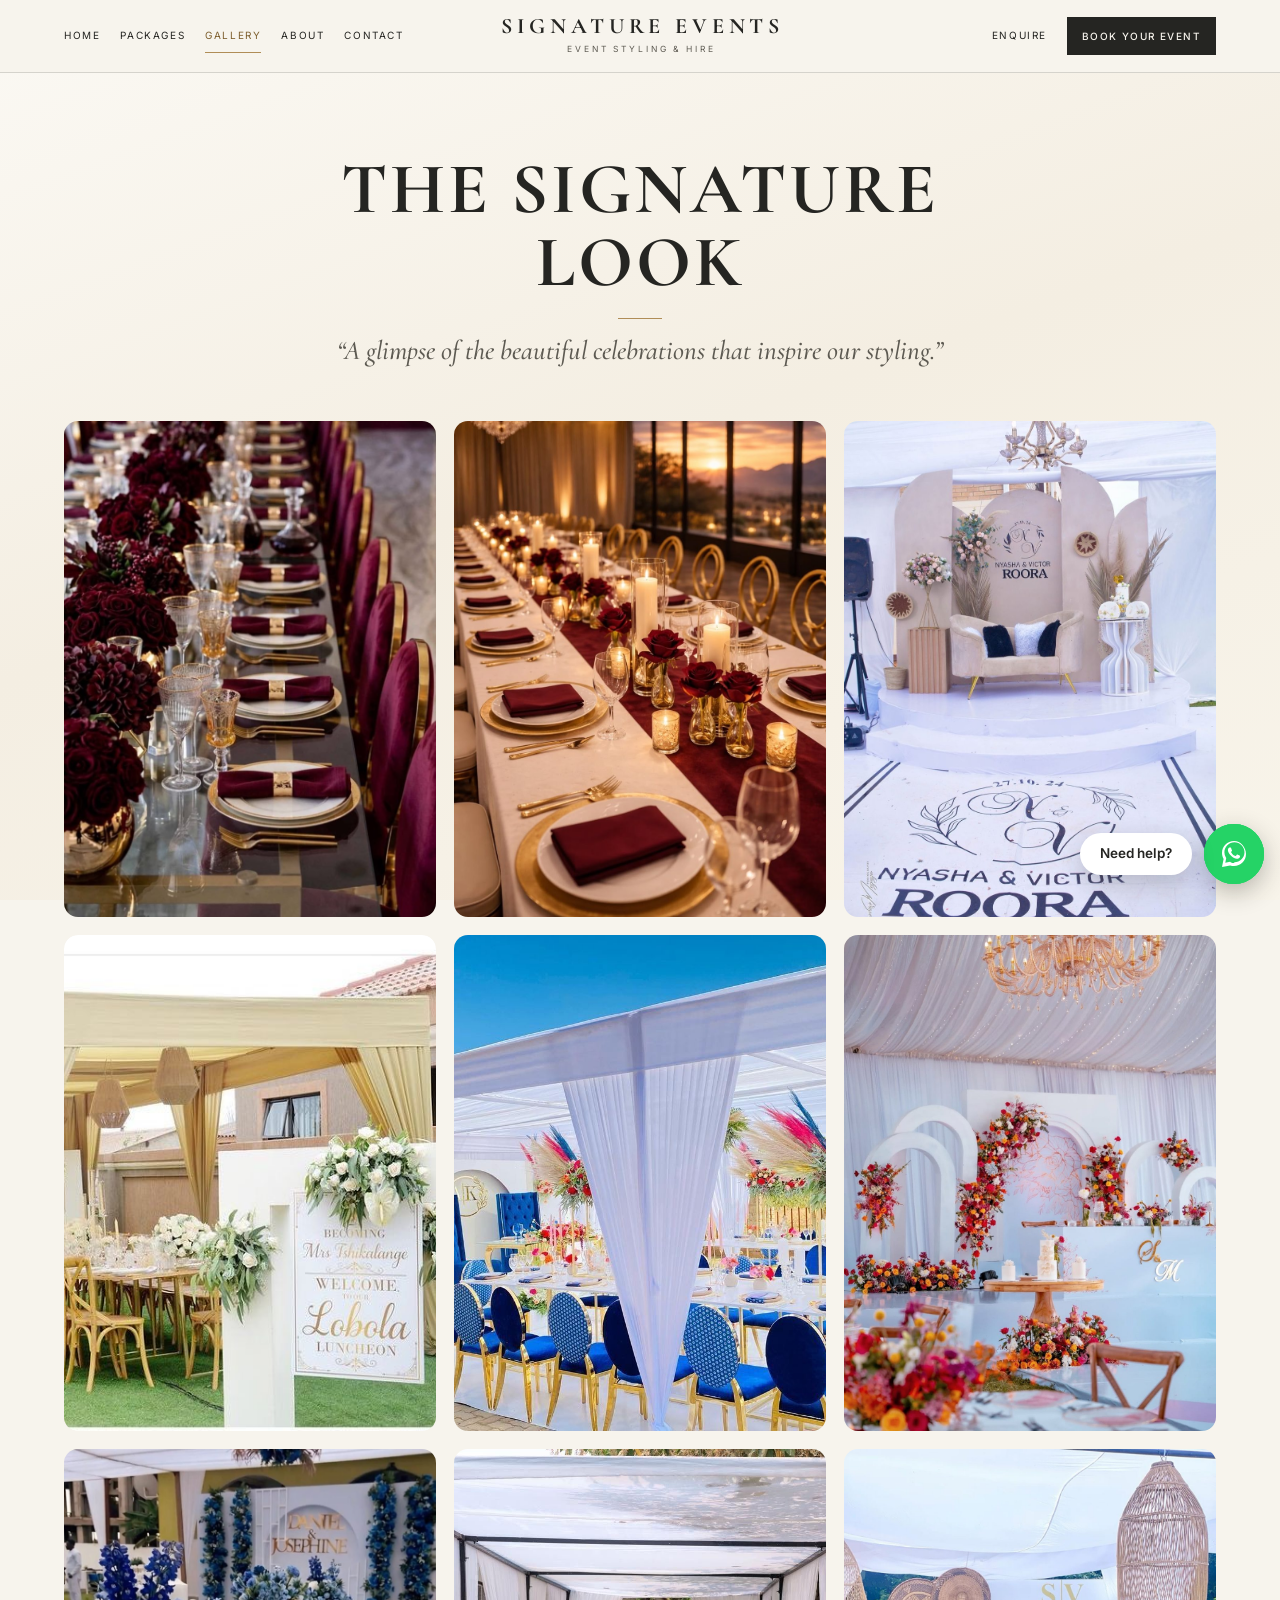
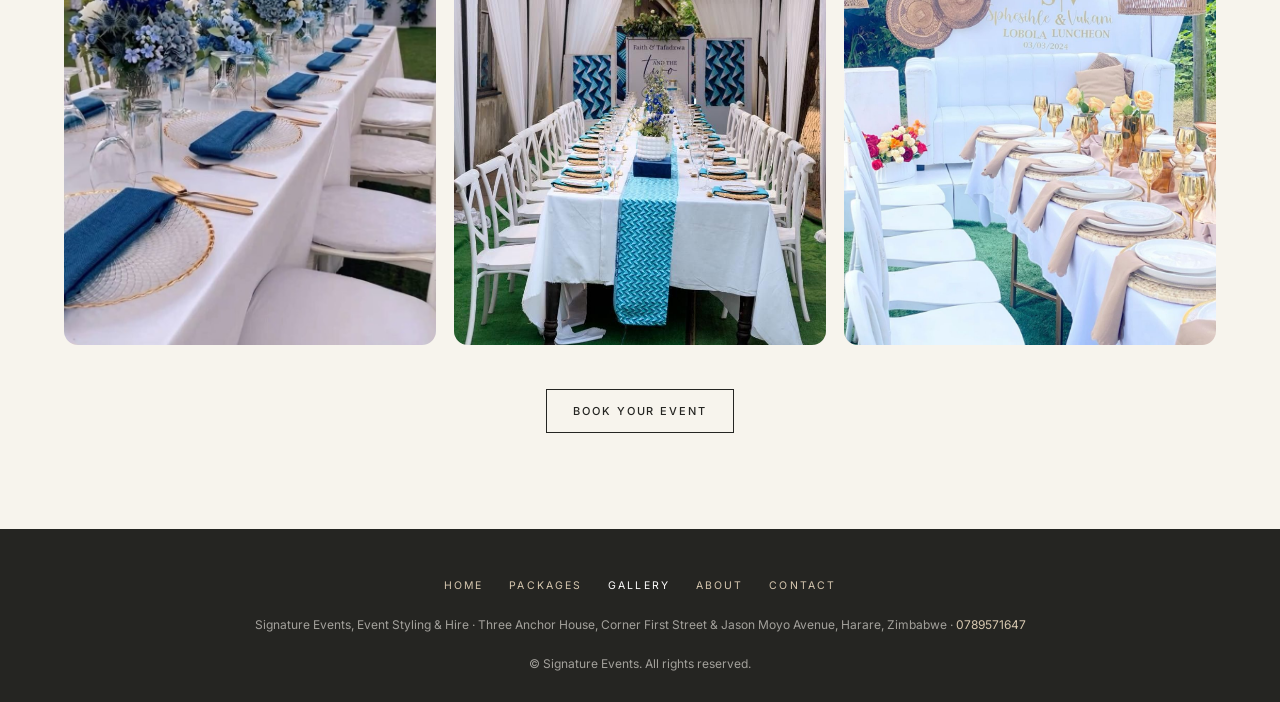
<file: gallery.html>
<!doctype html>
<html lang="en">
  <head>
    <meta charset="utf-8" />
    <meta name="viewport" content="width=device-width, initial-scale=1, viewport-fit=cover" />
    <title>Gallery | Signature Events</title>
    <meta name="description" content="Photos of event styling by Signature Events, Harare: tablescapes, tents, backdrops, Roora stages and floral details." />
    <link rel="preconnect" href="https://fonts.googleapis.com" />
    <link rel="preconnect" href="https://fonts.gstatic.com" crossorigin />
    <link
      rel="stylesheet"
      href="https://fonts.googleapis.com/css2?family=Cormorant+Garamond:ital,wght@0,400;0,500;0,600;0,700;1,400;1,500&family=Inter:wght@400;500;600&display=swap"
    />
    <link rel="stylesheet" href="css/style.css" />
  </head>
  <body>
    <a class="skip" href="#main">Skip to content</a>

    <!-- Animated background: petals are created by js/main.js -->
    <div class="bg" aria-hidden="true" id="petals"></div>

    <div class="sheet">
      <!-- ============================================================
     SHARED HEADER AND MENU
     This block is identical on every page. If you change a menu link,
     change it in all 5 pages (index, packages, gallery, about, contact).
     ============================================================ -->
      <header class="top" id="top">
        <div class="in">
          <div class="bar">
            <button
              class="burger"
              id="burger"
              aria-expanded="false"
              aria-controls="drawer"
              aria-label="Open menu"
            >
              <i></i><i></i><i></i>
            </button>
            <nav class="nav" aria-label="Main">
              <a href="index.html">Home</a>
              <a href="packages.html">Packages</a>
              <a href="gallery.html" aria-current="page">Gallery</a>
              <a href="about.html">About</a>
              <a href="contact.html">Contact</a>
            </nav>
            <a class="brand" href="index.html"><b>SIGNATURE EVENTS</b><small>EVENT STYLING &amp; HIRE</small></a>
            <div class="right">
              <a class="enq" href="contact.html#enquiry">Enquire</a>
              <a class="btn" href="contact.html#enquiry">Book your event</a>
            </div>
          </div>
          <div class="drawer" id="drawer">
            <a href="index.html">Home</a>
            <a href="packages.html">Packages</a>
            <a href="gallery.html" aria-current="page">Gallery</a>
            <a href="about.html">About</a>
            <a href="contact.html">Contact</a>
            <a class="btn solid" href="contact.html#enquiry">Book your event</a>
          </div>
        </div>
      </header>

      <!-- ============================================================
     PAGE CONTENT: everything between <main> and </main> is this page's own content.
     Each page has ONE h1 (the page title). Section titles are h2, smaller titles are h3.
     ============================================================ -->
      <main id="main">
        <!-- ============================================================
     PAGE TITLE
     h1 = page title   p = quote under the title
     ============================================================ -->

        <section class="band page-head">
          <div class="in">
            <div class="sec-head">
              <h1>THE SIGNATURE LOOK</h1>
              <span class="rule"></span>
              <p>“A glimpse of the beautiful celebrations that inspire our styling.”</p>
            </div>
          </div>
        </section>

        <!-- ============================================================
     PHOTO GRID
     One <button> per photo. To add a photo: copy a button, change the img src and alt text,
     and give it the next data-lb number. Photos live in the images/ folder.
     ============================================================ -->

        <section id="gallery" class="band">
          <div class="in">
            <div class="grid" id="grid">
              <button type="button" data-lb="0">
                <img
                  src="images/burgundy-table.jpg"
                  alt="Elegant burgundy and gold tablescape"
                  width="864"
                  height="1536"
                  loading="lazy"
                />
              </button>
              <button type="button" data-lb="1">
                <img
                  src="images/candlelit-table.jpg"
                  alt="Warm candlelit reception table with burgundy roses and gold chargers"
                  width="1024"
                  height="1536"
                  loading="lazy"
                />
              </button>
              <button type="button" data-lb="2">
                <img
                  src="images/roora-stage.jpg"
                  alt="Roora stage with personalised backdrop and dance floor"
                  width="1024"
                  height="1536"
                  loading="lazy"
                />
              </button>
              <button type="button" data-lb="3">
                <img
                  src="images/tent-welcome.jpg"
                  alt="Classic tent with a personalised welcome display"
                  width="750"
                  height="535"
                  loading="lazy"
                  style="object-position: 70% 50%"
                />
              </button>
              <button type="button" data-lb="4">
                <img
                  src="images/blue-white-tent.jpg"
                  alt="Bold blue and white event styling under a draped tent"
                  width="1080"
                  height="814"
                  loading="lazy"
                  style="object-position: 35% 50%"
                />
              </button>
              <button type="button" data-lb="5">
                <img
                  src="images/floral-backdrop.jpg"
                  alt="Statement floral backdrop and stage"
                  width="1152"
                  height="1536"
                  loading="lazy"
                />
              </button>
              <button type="button" data-lb="6">
                <img
                  src="images/blue-floral-table.jpg"
                  alt="Blue floral tablescape with gold cutlery"
                  width="864"
                  height="1536"
                  loading="lazy"
                />
              </button>
              <button type="button" data-lb="7">
                <img
                  src="images/white-blue-canopy.jpg"
                  alt="Modern white and blue canopy setup over a long table"
                  width="720"
                  height="1080"
                  loading="lazy"
                />
              </button>
              <button type="button" data-lb="8">
                <img
                  src="images/natural-luncheon.jpg"
                  alt="Natural textures and soft neutral styling at a luncheon"
                  width="1152"
                  height="1536"
                  loading="lazy"
                />
              </button>
            </div>
            <div class="cta-row">
              <a class="btn" href="contact.html#enquiry">Book your event</a>
            </div>
          </div>
        </section>
      </main>

      <!-- ============================================================
     SHARED FOOTER
     This block is identical on every page. If you change it,
     change it in all 5 pages.
     ============================================================ -->
      <footer class="slim">
        <div class="in">
          <nav class="fnav" aria-label="Footer">
            <a href="index.html">Home</a>
            <a href="packages.html">Packages</a>
            <a href="gallery.html" aria-current="page">Gallery</a>
            <a href="about.html">About</a>
            <a href="contact.html">Contact</a>
          </nav>
          <p class="copy-r">
            Signature Events, Event Styling &amp; Hire · Three Anchor House, Corner First Street &amp; Jason Moyo
            Avenue, Harare, Zimbabwe ·
            <a href="https://wa.me/263789571647" target="_blank" rel="noopener" data-wa>0789571647</a>
          </p>
          <p class="copy-r">© Signature Events. All rights reserved.</p>
        </div>
      </footer>

    </div>

    <!-- ============================================================
     LIGHTBOX (opens when a gallery photo is clicked, see js/gallery.js)
     ============================================================ -->
    <div class="lb" id="lb" role="dialog" aria-modal="true" aria-label="Gallery image">
      <button class="x" type="button" aria-label="Close">×</button>
      <button class="pv" type="button" aria-label="Previous image">‹</button>
      <img id="lbimg" alt="" />
      <button class="nx" type="button" aria-label="Next image">›</button>
    </div>
    <!-- ============================================================
     SCROLL-UP BUTTON AND WHATSAPP FLOATING BUTTON
     ============================================================ -->
    <button class="up" id="up" type="button" aria-label="Scroll to top">
      <svg viewBox="0 0 24 24" aria-hidden="true"><path d="M5 15l7-7 7 7" /></svg>
    </button>
    <div class="wa-wrap">
      <a
        class="wa"
        id="wa"
        href="https://wa.me/263789571647"
        target="_blank"
        rel="noopener"
        aria-label="Chat with Signature Events on WhatsApp"
      >
        <svg viewBox="0 0 32 32" aria-hidden="true">
          <path
            d="M16.04 3C9.4 3 4 8.4 4 15.03c0 2.12.55 4.18 1.6 6L4 29l8.17-1.57a12 12 0 0 0 3.87.64C22.67 28.07 28 22.67 28 16.04 28 9.4 22.67 3 16.04 3zm0 22.04c-1.2 0-2.37-.3-3.4-.9l-.5-.3-4.85.93.95-4.72-.32-.5a10 10 0 0 1-1.52-5.3c0-5.55 4.5-10.05 10.06-10.05 5.54 0 10.04 4.5 10.04 10.05 0 5.55-4.5 10.05-10.04 10.05zm5.5-7.52c-.3-.15-1.78-.88-2.06-.98-.28-.1-.48-.15-.68.15-.2.3-.78.98-.96 1.18-.18.2-.35.22-.65.07-.3-.15-1.27-.47-2.42-1.5-.9-.8-1.5-1.78-1.67-2.08-.18-.3-.02-.46.13-.6.14-.13.3-.35.45-.52.15-.18.2-.3.3-.5.1-.2.05-.38-.02-.53-.08-.15-.68-1.64-.93-2.25-.24-.58-.5-.5-.68-.5h-.58c-.2 0-.53.07-.8.38-.28.3-1.05 1.03-1.05 2.5s1.08 2.9 1.23 3.1c.15.2 2.1 3.2 5.08 4.5.7.3 1.27.5 1.7.62.72.23 1.37.2 1.88.12.58-.08 1.78-.73 2.03-1.43.25-.7.25-1.3.18-1.43-.08-.12-.28-.2-.58-.35z"
          />
        </svg>
      </a>
      <span class="bubble" id="bubble" aria-hidden="true">Need help?</span>
    </div>

    <!-- ============================================================
     ICONS USED ON THIS PAGE (do not edit; each icon is reused with an SVG use tag)
     ============================================================ -->
    <svg width="0" height="0" style="position: absolute" aria-hidden="true" focusable="false">
      <defs>

      </defs>
    </svg>
    <script src="js/settings.js" defer></script>
    <script src="js/main.js" defer></script>
    <script src="js/gallery.js" defer></script>
  </body>
</html>
</file>
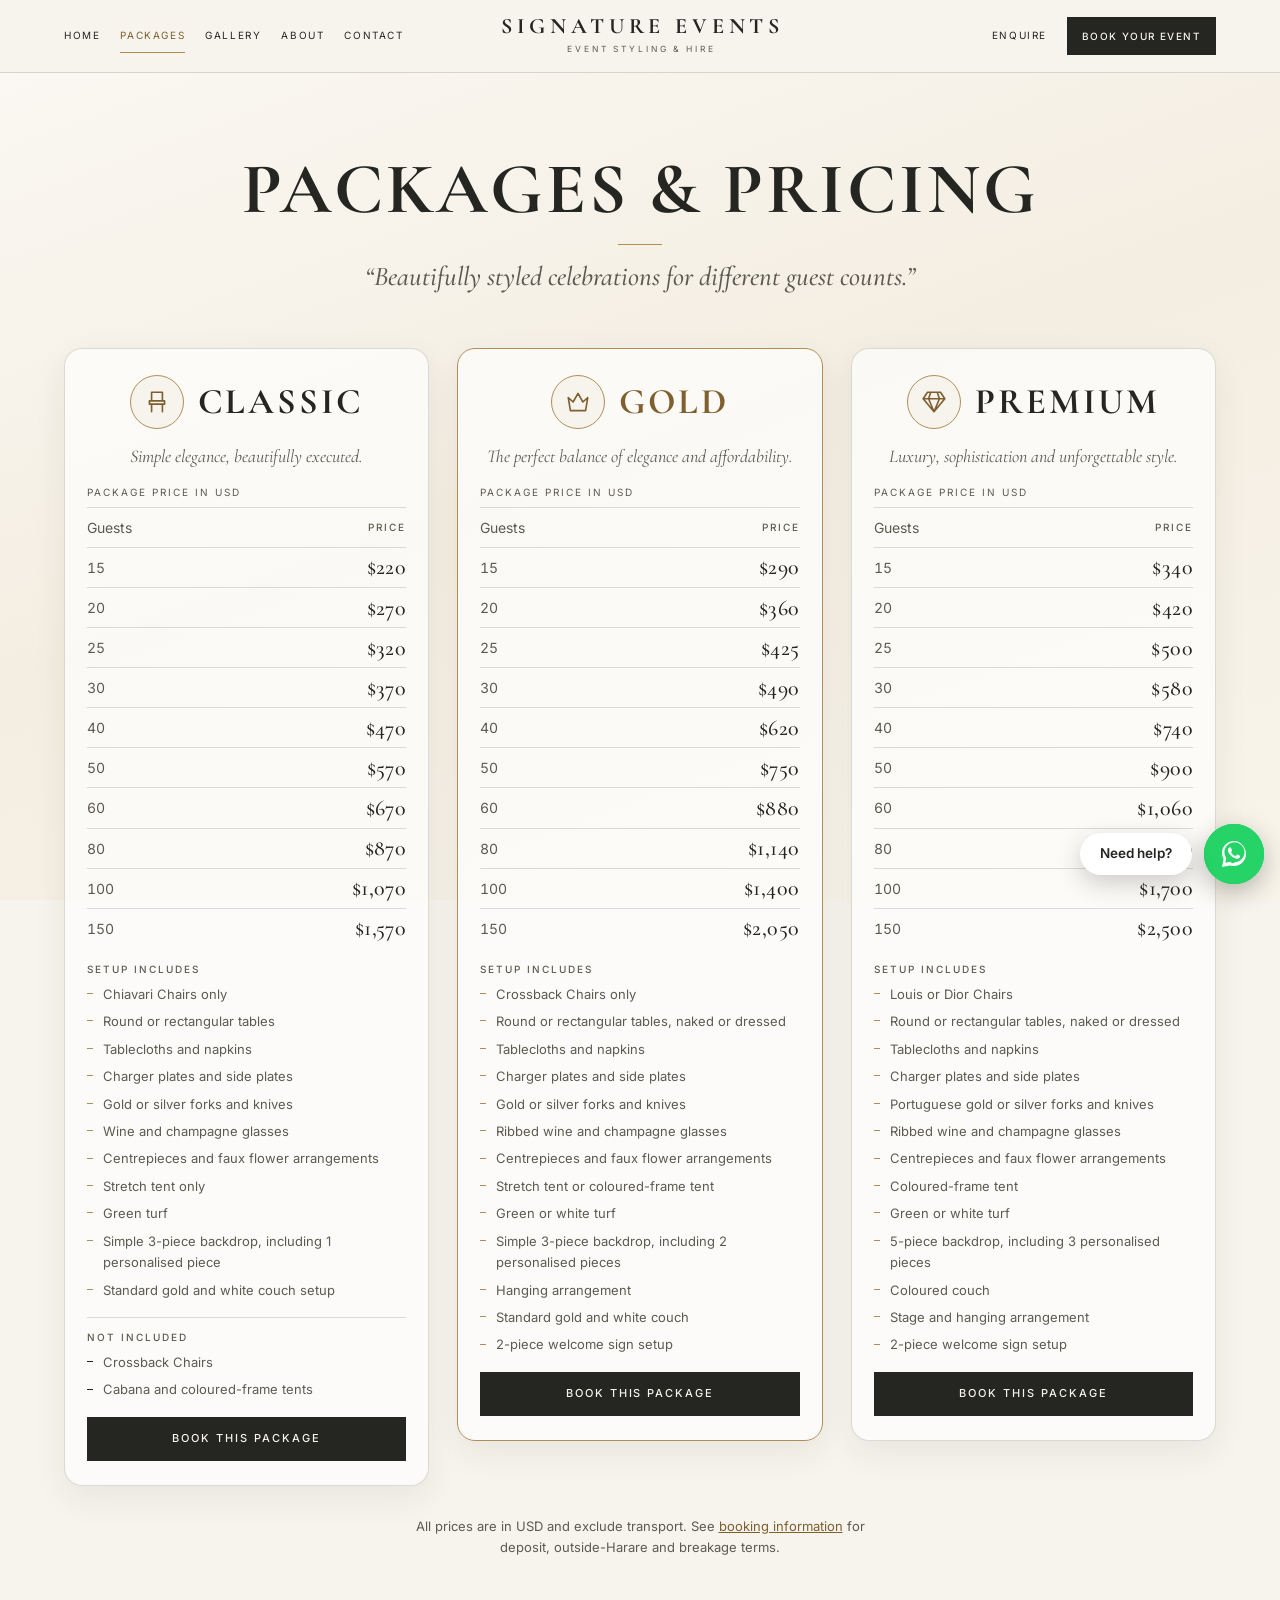
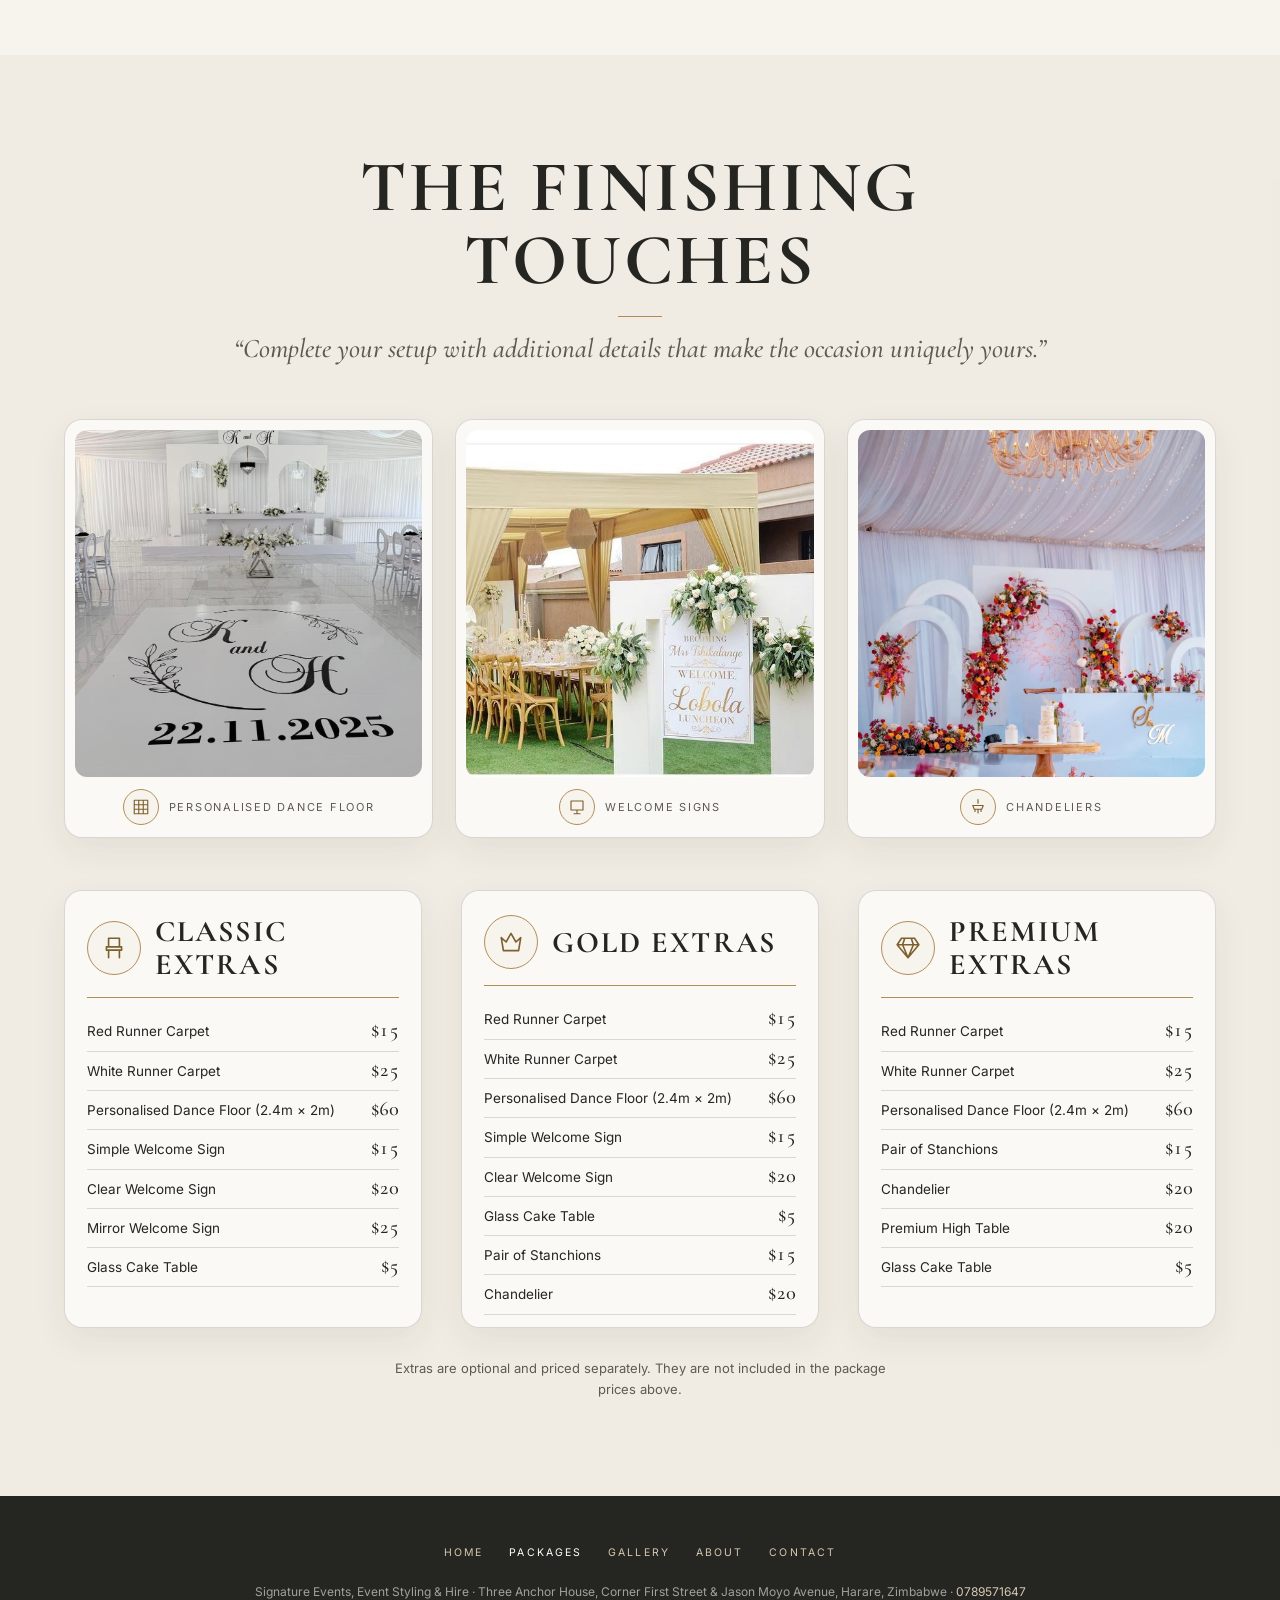
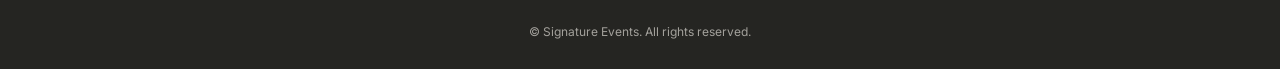
<file: packages.html>
<!doctype html>
<html lang="en">
  <head>
    <meta charset="utf-8" />
    <meta name="viewport" content="width=device-width, initial-scale=1, viewport-fit=cover" />
    <title>Packages &amp; Pricing | Signature Events</title>
    <meta name="description" content="Classic, Gold and Premium event styling packages from Signature Events, Harare. Prices by guest count, full inclusions and optional extras." />
    <link rel="preconnect" href="https://fonts.googleapis.com" />
    <link rel="preconnect" href="https://fonts.gstatic.com" crossorigin />
    <link
      rel="stylesheet"
      href="https://fonts.googleapis.com/css2?family=Cormorant+Garamond:ital,wght@0,400;0,500;0,600;0,700;1,400;1,500&family=Inter:wght@400;500;600&display=swap"
    />
    <link rel="stylesheet" href="css/style.css" />
  </head>
  <body>
    <a class="skip" href="#main">Skip to content</a>

    <!-- Animated background: petals are created by js/main.js -->
    <div class="bg" aria-hidden="true" id="petals"></div>

    <div class="sheet">
      <!-- ============================================================
     SHARED HEADER AND MENU
     This block is identical on every page. If you change a menu link,
     change it in all 5 pages (index, packages, gallery, about, contact).
     ============================================================ -->
      <header class="top" id="top">
        <div class="in">
          <div class="bar">
            <button
              class="burger"
              id="burger"
              aria-expanded="false"
              aria-controls="drawer"
              aria-label="Open menu"
            >
              <i></i><i></i><i></i>
            </button>
            <nav class="nav" aria-label="Main">
              <a href="index.html">Home</a>
              <a href="packages.html" aria-current="page">Packages</a>
              <a href="gallery.html">Gallery</a>
              <a href="about.html">About</a>
              <a href="contact.html">Contact</a>
            </nav>
            <a class="brand" href="index.html"><b>SIGNATURE EVENTS</b><small>EVENT STYLING &amp; HIRE</small></a>
            <div class="right">
              <a class="enq" href="contact.html#enquiry">Enquire</a>
              <a class="btn" href="contact.html#enquiry">Book your event</a>
            </div>
          </div>
          <div class="drawer" id="drawer">
            <a href="index.html">Home</a>
            <a href="packages.html" aria-current="page">Packages</a>
            <a href="gallery.html">Gallery</a>
            <a href="about.html">About</a>
            <a href="contact.html">Contact</a>
            <a class="btn solid" href="contact.html#enquiry">Book your event</a>
          </div>
        </div>
      </header>

      <!-- ============================================================
     PAGE CONTENT: everything between <main> and </main> is this page's own content.
     Each page has ONE h1 (the page title). Section titles are h2, smaller titles are h3.
     ============================================================ -->
      <main id="main">
        <!-- ============================================================
     PAGE TITLE
     h1 = page title   p = quote under the title
     ============================================================ -->

        <section class="band page-head">
          <div class="in">
            <div class="sec-head">
              <h1>PACKAGES &amp; PRICING</h1>
              <span class="rule"></span>
              <p>“Beautifully styled celebrations for different guest counts.”</p>
            </div>
          </div>
        </section>

        <!-- ============================================================
     PRICING TABLES AND FULL INCLUSIONS
     One article per package. h2 = package name   p.tg = tagline
     table = price by guest count   "Setup includes" and "Not included" = bullet lists
     IMPORTANT: when you change a price, also change PRICES in js/form.js (the contact form estimate) and the "Starting from" price on index.html.
     ============================================================ -->

        <section id="pricing" class="band">
          <div class="in">
            <div class="panels">
              <article class="panel" id="pkg-classic">
                <div class="hd">
                  <span class="ico"
                    ><svg aria-hidden="true"><use href="#i-chair" /></svg
                  ></span>
                  <h2>CLASSIC</h2>
                </div>
                <p class="tg">Simple elegance, beautifully executed.</p>
                <table>
                  <caption>
                    Package price in USD
                  </caption>
                  <thead>
                    <tr>
                      <th scope="col">Guests</th>
                      <td
                        style="
                          font: 500 10px/1 var(--sans);
                          letter-spacing: 0.2em;
                          text-transform: uppercase;
                          color: var(--muted);
                        "
                      >
                        Price
                      </td>
                    </tr>
                  </thead>
                  <tbody>
                    <tr>
                      <th scope="row">15</th>
                      <td>$220</td>
                    </tr>
                    <tr>
                      <th scope="row">20</th>
                      <td>$270</td>
                    </tr>
                    <tr>
                      <th scope="row">25</th>
                      <td>$320</td>
                    </tr>
                    <tr>
                      <th scope="row">30</th>
                      <td>$370</td>
                    </tr>
                    <tr>
                      <th scope="row">40</th>
                      <td>$470</td>
                    </tr>
                    <tr>
                      <th scope="row">50</th>
                      <td>$570</td>
                    </tr>
                    <tr>
                      <th scope="row">60</th>
                      <td>$670</td>
                    </tr>
                    <tr>
                      <th scope="row">80</th>
                      <td>$870</td>
                    </tr>
                    <tr>
                      <th scope="row">100</th>
                      <td>$1,070</td>
                    </tr>
                    <tr>
                      <th scope="row">150</th>
                      <td>$1,570</td>
                    </tr>
                  </tbody>
                </table>
                <div class="incl">
                  <h4>Setup includes</h4>
                  <ul>
                    <li>Chiavari Chairs only</li>
                    <li>Round or rectangular tables</li>
                    <li>Tablecloths and napkins</li>
                    <li>Charger plates and side plates</li>
                    <li>Gold or silver forks and knives</li>
                    <li>Wine and champagne glasses</li>
                    <li>Centrepieces and faux flower arrangements</li>
                    <li>Stretch tent only</li>
                    <li>Green turf</li>
                    <li>Simple 3-piece backdrop, including 1 personalised piece</li>
                    <li>Standard gold and white couch setup</li>
                  </ul>
                </div>
                <div class="incl no">
                  <h4>Not included</h4>
                  <ul>
                    <li>Crossback Chairs</li>
                    <li>Cabana and coloured-frame tents</li>
                  </ul>
                </div>
                <a class="btn solid" href="contact.html?package=classic#enquiry">Book this package</a>
              </article>

              <article class="panel gold" id="pkg-gold">
                <div class="hd">
                  <span class="ico"
                    ><svg aria-hidden="true"><use href="#i-crown" /></svg
                  ></span>
                  <h2>GOLD</h2>
                </div>
                <p class="tg">The perfect balance of elegance and affordability.</p>
                <table>
                  <caption>
                    Package price in USD
                  </caption>
                  <thead>
                    <tr>
                      <th scope="col">Guests</th>
                      <td
                        style="
                          font: 500 10px/1 var(--sans);
                          letter-spacing: 0.2em;
                          text-transform: uppercase;
                          color: var(--muted);
                        "
                      >
                        Price
                      </td>
                    </tr>
                  </thead>
                  <tbody>
                    <tr>
                      <th scope="row">15</th>
                      <td>$290</td>
                    </tr>
                    <tr>
                      <th scope="row">20</th>
                      <td>$360</td>
                    </tr>
                    <tr>
                      <th scope="row">25</th>
                      <td>$425</td>
                    </tr>
                    <tr>
                      <th scope="row">30</th>
                      <td>$490</td>
                    </tr>
                    <tr>
                      <th scope="row">40</th>
                      <td>$620</td>
                    </tr>
                    <tr>
                      <th scope="row">50</th>
                      <td>$750</td>
                    </tr>
                    <tr>
                      <th scope="row">60</th>
                      <td>$880</td>
                    </tr>
                    <tr>
                      <th scope="row">80</th>
                      <td>$1,140</td>
                    </tr>
                    <tr>
                      <th scope="row">100</th>
                      <td>$1,400</td>
                    </tr>
                    <tr>
                      <th scope="row">150</th>
                      <td>$2,050</td>
                    </tr>
                  </tbody>
                </table>
                <div class="incl">
                  <h4>Setup includes</h4>
                  <ul>
                    <li>Crossback Chairs only</li>
                    <li>Round or rectangular tables, naked or dressed</li>
                    <li>Tablecloths and napkins</li>
                    <li>Charger plates and side plates</li>
                    <li>Gold or silver forks and knives</li>
                    <li>Ribbed wine and champagne glasses</li>
                    <li>Centrepieces and faux flower arrangements</li>
                    <li>Stretch tent or coloured-frame tent</li>
                    <li>Green or white turf</li>
                    <li>Simple 3-piece backdrop, including 2 personalised pieces</li>
                    <li>Hanging arrangement</li>
                    <li>Standard gold and white couch</li>
                    <li>2-piece welcome sign setup</li>
                  </ul>
                </div>
                <a class="btn solid" href="contact.html?package=gold#enquiry">Book this package</a>
              </article>

              <article class="panel" id="pkg-premium">
                <div class="hd">
                  <span class="ico"
                    ><svg aria-hidden="true"><use href="#i-gem" /></svg
                  ></span>
                  <h2>PREMIUM</h2>
                </div>
                <p class="tg">Luxury, sophistication and unforgettable style.</p>
                <table>
                  <caption>
                    Package price in USD
                  </caption>
                  <thead>
                    <tr>
                      <th scope="col">Guests</th>
                      <td
                        style="
                          font: 500 10px/1 var(--sans);
                          letter-spacing: 0.2em;
                          text-transform: uppercase;
                          color: var(--muted);
                        "
                      >
                        Price
                      </td>
                    </tr>
                  </thead>
                  <tbody>
                    <tr>
                      <th scope="row">15</th>
                      <td>$340</td>
                    </tr>
                    <tr>
                      <th scope="row">20</th>
                      <td>$420</td>
                    </tr>
                    <tr>
                      <th scope="row">25</th>
                      <td>$500</td>
                    </tr>
                    <tr>
                      <th scope="row">30</th>
                      <td>$580</td>
                    </tr>
                    <tr>
                      <th scope="row">40</th>
                      <td>$740</td>
                    </tr>
                    <tr>
                      <th scope="row">50</th>
                      <td>$900</td>
                    </tr>
                    <tr>
                      <th scope="row">60</th>
                      <td>$1,060</td>
                    </tr>
                    <tr>
                      <th scope="row">80</th>
                      <td>$1,380</td>
                    </tr>
                    <tr>
                      <th scope="row">100</th>
                      <td>$1,700</td>
                    </tr>
                    <tr>
                      <th scope="row">150</th>
                      <td>$2,500</td>
                    </tr>
                  </tbody>
                </table>
                <div class="incl">
                  <h4>Setup includes</h4>
                  <ul>
                    <li>Louis or Dior Chairs</li>
                    <li>Round or rectangular tables, naked or dressed</li>
                    <li>Tablecloths and napkins</li>
                    <li>Charger plates and side plates</li>
                    <li>Portuguese gold or silver forks and knives</li>
                    <li>Ribbed wine and champagne glasses</li>
                    <li>Centrepieces and faux flower arrangements</li>
                    <li>Coloured-frame tent</li>
                    <li>Green or white turf</li>
                    <li>5-piece backdrop, including 3 personalised pieces</li>
                    <li>Coloured couch</li>
                    <li>Stage and hanging arrangement</li>
                    <li>2-piece welcome sign setup</li>
                  </ul>
                </div>
                <a class="btn solid" href="contact.html?package=premium#enquiry">Book this package</a>
              </article>
            </div>
            <p class="fine">
              All prices are in USD and exclude transport. See <a href="contact.html#booking">booking information</a> for
              deposit, outside-Harare and breakage terms.
            </p>
          </div>
        </section>

        <!-- ============================================================
     EXTRAS
     h2 = section title   p = quote
     Three photo cards, then one list of extras per package (h3 = package name, each li = extra name + price)
     When you change an extra, also change EXTRAS in js/form.js.
     ============================================================ -->

        <section id="extras" class="band alt">
          <div class="in">
            <div class="sec-head">
              <h2>THE FINISHING TOUCHES</h2>
              <span class="rule"></span>
              <p>“Complete your setup with additional details that make the occasion uniquely yours.”</p>
            </div>
            <div class="strip">
              <figure class="cardbox">
                <img
                  src="images/white-reception.jpg"
                  alt="Personalised black-and-white dance floor with initials and date"
                  width="960"
                  height="1280"
                  loading="lazy"
                  style="object-position: 50% 88%"
                />
                <figcaption>
                  <span class="ico"
                    ><svg aria-hidden="true"><use href="#i-floor" /></svg></span
                  >Personalised dance floor
                </figcaption>
              </figure>
              <figure class="cardbox">
                <img
                  src="images/tent-welcome.jpg"
                  alt="Personalised welcome sign with floral arrangements"
                  width="750"
                  height="535"
                  loading="lazy"
                  style="object-position: 88% 50%"
                />
                <figcaption>
                  <span class="ico"
                    ><svg aria-hidden="true"><use href="#i-sign" /></svg></span
                  >Welcome signs
                </figcaption>
              </figure>
              <figure class="cardbox">
                <img
                  src="images/floral-backdrop.jpg"
                  alt="Chandelier above a white arched backdrop with red and orange florals"
                  width="1152"
                  height="1536"
                  loading="lazy"
                  style="object-position: 50% 8%"
                />
                <figcaption>
                  <span class="ico"
                    ><svg aria-hidden="true"><use href="#i-lamp" /></svg></span
                  >Chandeliers
                </figcaption>
              </figure>
            </div>
            <div class="xcols">
              <div class="cardbox xc">
                <h3>
                  <span class="ico"
                    ><svg aria-hidden="true"><use href="#i-chair" /></svg></span
                  >CLASSIC EXTRAS
                </h3>
                <ul>
                  <li><span>Red Runner Carpet</span><b>$15</b></li>
                  <li><span>White Runner Carpet</span><b>$25</b></li>
                  <li><span>Personalised Dance Floor (2.4m × 2m)</span><b>$60</b></li>
                  <li><span>Simple Welcome Sign</span><b>$15</b></li>
                  <li><span>Clear Welcome Sign</span><b>$20</b></li>
                  <li><span>Mirror Welcome Sign</span><b>$25</b></li>
                  <li><span>Glass Cake Table</span><b>$5</b></li>
                </ul>
              </div>
              <div class="cardbox xc">
                <h3>
                  <span class="ico"
                    ><svg aria-hidden="true"><use href="#i-crown" /></svg></span
                  >GOLD EXTRAS
                </h3>
                <ul>
                  <li><span>Red Runner Carpet</span><b>$15</b></li>
                  <li><span>White Runner Carpet</span><b>$25</b></li>
                  <li><span>Personalised Dance Floor (2.4m × 2m)</span><b>$60</b></li>
                  <li><span>Simple Welcome Sign</span><b>$15</b></li>
                  <li><span>Clear Welcome Sign</span><b>$20</b></li>
                  <li><span>Glass Cake Table</span><b>$5</b></li>
                  <li><span>Pair of Stanchions</span><b>$15</b></li>
                  <li><span>Chandelier</span><b>$20</b></li>
                </ul>
              </div>
              <div class="cardbox xc">
                <h3>
                  <span class="ico"
                    ><svg aria-hidden="true"><use href="#i-gem" /></svg></span
                  >PREMIUM EXTRAS
                </h3>
                <ul>
                  <li><span>Red Runner Carpet</span><b>$15</b></li>
                  <li><span>White Runner Carpet</span><b>$25</b></li>
                  <li><span>Personalised Dance Floor (2.4m × 2m)</span><b>$60</b></li>
                  <li><span>Pair of Stanchions</span><b>$15</b></li>
                  <li><span>Chandelier</span><b>$20</b></li>
                  <li><span>Premium High Table</span><b>$20</b></li>
                  <li><span>Glass Cake Table</span><b>$5</b></li>
                </ul>
              </div>
            </div>
            <p class="fine">
              Extras are optional and priced separately. They are not included in the package prices above.
            </p>
          </div>
        </section>
      </main>

      <!-- ============================================================
     SHARED FOOTER
     This block is identical on every page. If you change it,
     change it in all 5 pages.
     ============================================================ -->
      <footer class="slim">
        <div class="in">
          <nav class="fnav" aria-label="Footer">
            <a href="index.html">Home</a>
            <a href="packages.html" aria-current="page">Packages</a>
            <a href="gallery.html">Gallery</a>
            <a href="about.html">About</a>
            <a href="contact.html">Contact</a>
          </nav>
          <p class="copy-r">
            Signature Events, Event Styling &amp; Hire · Three Anchor House, Corner First Street &amp; Jason Moyo
            Avenue, Harare, Zimbabwe ·
            <a href="https://wa.me/263789571647" target="_blank" rel="noopener" data-wa>0789571647</a>
          </p>
          <p class="copy-r">© Signature Events. All rights reserved.</p>
        </div>
      </footer>

    </div>

    <!-- ============================================================
     SCROLL-UP BUTTON AND WHATSAPP FLOATING BUTTON
     ============================================================ -->
    <button class="up" id="up" type="button" aria-label="Scroll to top">
      <svg viewBox="0 0 24 24" aria-hidden="true"><path d="M5 15l7-7 7 7" /></svg>
    </button>
    <div class="wa-wrap">
      <a
        class="wa"
        id="wa"
        href="https://wa.me/263789571647"
        target="_blank"
        rel="noopener"
        aria-label="Chat with Signature Events on WhatsApp"
      >
        <svg viewBox="0 0 32 32" aria-hidden="true">
          <path
            d="M16.04 3C9.4 3 4 8.4 4 15.03c0 2.12.55 4.18 1.6 6L4 29l8.17-1.57a12 12 0 0 0 3.87.64C22.67 28.07 28 22.67 28 16.04 28 9.4 22.67 3 16.04 3zm0 22.04c-1.2 0-2.37-.3-3.4-.9l-.5-.3-4.85.93.95-4.72-.32-.5a10 10 0 0 1-1.52-5.3c0-5.55 4.5-10.05 10.06-10.05 5.54 0 10.04 4.5 10.04 10.05 0 5.55-4.5 10.05-10.04 10.05zm5.5-7.52c-.3-.15-1.78-.88-2.06-.98-.28-.1-.48-.15-.68.15-.2.3-.78.98-.96 1.18-.18.2-.35.22-.65.07-.3-.15-1.27-.47-2.42-1.5-.9-.8-1.5-1.78-1.67-2.08-.18-.3-.02-.46.13-.6.14-.13.3-.35.45-.52.15-.18.2-.3.3-.5.1-.2.05-.38-.02-.53-.08-.15-.68-1.64-.93-2.25-.24-.58-.5-.5-.68-.5h-.58c-.2 0-.53.07-.8.38-.28.3-1.05 1.03-1.05 2.5s1.08 2.9 1.23 3.1c.15.2 2.1 3.2 5.08 4.5.7.3 1.27.5 1.7.62.72.23 1.37.2 1.88.12.58-.08 1.78-.73 2.03-1.43.25-.7.25-1.3.18-1.43-.08-.12-.28-.2-.58-.35z"
          />
        </svg>
      </a>
      <span class="bubble" id="bubble" aria-hidden="true">Need help?</span>
    </div>

    <!-- ============================================================
     ICONS USED ON THIS PAGE (do not edit; each icon is reused with an SVG use tag)
     ============================================================ -->
    <svg width="0" height="0" style="position: absolute" aria-hidden="true" focusable="false">
      <defs>
        <symbol id="i-chair" viewBox="0 0 24 24">
          <path d="M7 3h10v8H7z M5 11h14v3H5z M7 14v7 M17 14v7" />
        </symbol>
        <symbol id="i-crown" viewBox="0 0 24 24"><path d="M3 8l4.5 4L12 4l4.5 8L21 8l-2 12H5z" /></symbol>
        <symbol id="i-floor" viewBox="0 0 24 24">
          <path d="M3 3h18v18H3z M3 9h18 M3 15h18 M9 3v18 M15 3v18" />
        </symbol>
        <symbol id="i-gem" viewBox="0 0 24 24">
          <path d="M6 3h12l4 6-10 12L2 9z M2 9h20 M9 3l-2 6 5 12 5-12-2-6" />
        </symbol>
        <symbol id="i-lamp" viewBox="0 0 24 24">
          <path d="M12 2v5 M5 10h14l-2 5H7z M8 15v3 M12 15v5 M16 15v3" />
        </symbol>
        <symbol id="i-sign" viewBox="0 0 24 24"><path d="M4 4h16v12H4z M12 16v5 M8 21h8" /></symbol>
      </defs>
    </svg>
    <script src="js/settings.js" defer></script>
    <script src="js/main.js" defer></script>
  </body>
</html>
</file>
<file: css/style.css>
/* ==========================================================================
   SIGNATURE EVENTS: STYLESHEET
   --------------------------------------------------------------------------
   Contents
     1. Design tokens (colours, fonts, spacing)  <- change the look here
     2. Base and reset
     3. Animated background (petals)
     4. Icon badges and card containers
     5. Header, navigation and mobile menu
     6. Hero
     7. Section headings and split layouts
     8. Package cards
     9. Pricing panels
    10. Extras
    11. Gallery
    12. About, booking steps and booking notice
    13. Final call to action
    14. Contact footer and enquiry form
    15. Floating buttons (scroll up, WhatsApp) and lightbox
    16. Reduced motion
   ========================================================================== */

/* Layout: full-width page, no side panels. Alternating ivory/cream bands over an animated petal
   background, icon-badged card containers, full-bleed hero and final banner, charcoal contact footer. */
/* ==========================================================================
   1. DESIGN TOKENS (colours, fonts, spacing): change the look here
   ========================================================================== */
:root {
  --ivory: #f7f4ed;
  --cream: #ede7dc;
  --champagne: #d7c8b0;
  --gold: #b08d57;
  --gold-ink: #7e5f2e;
  --charcoal: #252522;
  --white: #ffffff;
  --muted: #5d5a52;
  --line: rgba(37, 37, 34, 0.16);
  --serif: "Cormorant Garamond", "Playfair Display", Georgia, "Times New Roman", serif;
  --sans: "Inter", "Montserrat", system-ui, -apple-system, "Segoe UI", Roboto, Arial, sans-serif;
  --gut: clamp(20px, 5vw, 64px);
  color-scheme: light;
}
/* ==========================================================================
   2. BASE AND RESET
   ========================================================================== */
* {
  box-sizing: border-box;
}
html {
  scroll-behavior: smooth;
}
body {
  margin: 0;
  background: var(--ivory);
  color: var(--charcoal);
  font-family: var(--sans);
  font-size: 15px;
  line-height: 1.65;
  -webkit-font-smoothing: antialiased;
  overflow-x: hidden;
}
body::before {
  content: "";
  position: fixed;
  inset: 0 0 auto;
  height: env(safe-area-inset-top, 0px);
  background: var(--ivory);
  z-index: 60;
}
img {
  display: block;
  max-width: 100%;
}
a {
  color: inherit;
}
h1,
h2,
h3,
h4 {
  font-family: var(--serif);
  font-weight: 700;
  margin: 0;
  text-wrap: balance;
  line-height: 1.1;
}
p {
  margin: 0;
}
ul {
  margin: 0;
  padding: 0;
  list-style: none;
}
:focus-visible {
  outline: 2px solid var(--gold-ink);
  outline-offset: 3px;
}
.skip {
  position: absolute;
  left: -999px;
  top: 0;
  background: var(--charcoal);
  color: #fff;
  padding: 10px 16px;
  z-index: 100;
}
.skip:focus {
  left: 8px;
  top: 8px;
}

/* ==========================================================================
   3. ANIMATED BACKGROUND (PETALS)
   ========================================================================== */
.bg {
  position: fixed;
  inset: 0;
  z-index: 0;
  overflow: hidden;
  pointer-events: none;
  background: linear-gradient(160deg, #fbf9f4 0%, #f4eee2 50%, #f8f4ea 100%);
}
/* ---- Petal shape and fall animation (petals are added by js/main.js) ---- */
.petal {
  position: absolute;
  top: 0;
  border-radius: 100% 0 100% 0;
  opacity: 0;
  box-shadow: inset -2px -2px 5px rgba(176, 141, 87, 0.25);
  animation: fall linear infinite;
  will-change: transform;
}
@keyframes fall {
  0% {
    transform: translate(0, -10vh) rotate(0);
    opacity: 0;
  }
  8% {
    opacity: 0.85;
  }
  30% {
    transform: translate(var(--sw), 32vh) rotate(130deg);
  }
  60% {
    transform: translate(calc(var(--sw) * -0.6), 68vh) rotate(260deg);
  }
  92% {
    opacity: 0.7;
  }
  100% {
    transform: translate(var(--sw), 112vh) rotate(400deg);
    opacity: 0;
  }
}

.sheet {
  position: relative;
  z-index: 1;
}
.in {
  max-width: 1280px;
  margin-inline: auto;
  padding-left: max(var(--gut), env(safe-area-inset-left, 0px));
  padding-right: max(var(--gut), env(safe-area-inset-right, 0px));
}
section {
  scroll-margin-top: 76px;
}
.band {
  padding-block: clamp(56px, 8vw, 96px);
}
.alt {
  background: rgba(237, 231, 220, 0.6);
}

/* ---- Buttons (.btn, .btn.solid, .btn.light) ---- */
.btn {
  display: inline-flex;
  align-items: center;
  justify-content: center;
  gap: 8px;
  min-height: 44px;
  padding: 11px 26px;
  border: 1px solid var(--charcoal);
  background: transparent;
  color: var(--charcoal);
  font: 500 11px/1.2 var(--sans);
  letter-spacing: 0.18em;
  text-transform: uppercase;
  text-decoration: none;
  cursor: pointer;
  transition:
    background 0.25s,
    color 0.25s,
    border-color 0.25s;
}
.btn:hover {
  background: var(--charcoal);
  color: var(--ivory);
}
.btn.solid {
  background: var(--charcoal);
  color: var(--ivory);
}
.btn.solid:hover {
  background: var(--gold-ink);
  border-color: var(--gold-ink);
}
.btn.light {
  border-color: rgba(255, 255, 255, 0.85);
  color: #fff;
}
.btn.light:hover {
  background: #fff;
  color: var(--charcoal);
}
.btn.light.fill {
  background: #fff;
  color: var(--charcoal);
}
.btn.light.fill:hover {
  background: var(--ivory);
}

/* ==========================================================================
   4. ICON BADGES AND CARD CONTAINERS
   ========================================================================== */
.ico {
  display: inline-grid;
  place-items: center;
  width: 54px;
  height: 54px;
  border-radius: 50%;
  border: 1px solid var(--gold);
  background: var(--ivory);
  color: var(--gold-ink);
  flex: none;
  transition:
    background 0.3s,
    color 0.3s,
    transform 0.3s;
}
.ico svg {
  width: 26px;
  height: 26px;
  fill: none;
  stroke: currentColor;
  stroke-width: 1.5;
  stroke-linecap: round;
  stroke-linejoin: round;
}
.cardbox,
.card,
.panel,
.mini-item,
.irow {
  background: rgba(255, 255, 255, 0.66);
  border: 1px solid var(--line);
  box-shadow: 0 12px 34px rgba(37, 37, 34, 0.07);
  transition:
    transform 0.35s,
    box-shadow 0.35s,
    border-color 0.35s;
}
.cardbox,
.card,
.panel,
.mini-item,
.irow {
  border-radius: 18px;
}
.card {
  overflow: hidden;
}
.cardbox:hover,
.card:hover,
.panel:hover,
.mini-item:hover {
  transform: translateY(-4px);
  box-shadow: 0 18px 44px rgba(37, 37, 34, 0.12);
  border-color: var(--gold);
}
.cardbox:hover .ico,
.card:hover .ico,
.panel:hover .ico,
.mini-item:hover .ico {
  background: var(--gold);
  color: #fff;
}
.ico svg.fill {
  fill: currentColor;
  stroke: none;
}
.btn svg {
  width: 18px;
  height: 18px;
  fill: currentColor;
  flex: none;
}
.wa-row {
  text-decoration: none;
  color: inherit;
  cursor: pointer;
}
.wa-row:hover {
  border-color: #25d366;
  background: rgba(37, 211, 102, 0.1);
}
.irow.wa-row .ico {
  background: #25d366;
  border-color: #25d366;
  color: #fff;
}
.wa-row p {
  font-size: 18px;
  letter-spacing: 0.04em;
  text-decoration: underline;
  text-underline-offset: 4px;
  text-decoration-color: rgba(247, 244, 237, 0.4);
}
.hd {
  display: flex;
  align-items: center;
  gap: 14px;
}
.panel .hd {
  justify-content: center;
}

/* ==========================================================================
   5. HEADER, NAVIGATION AND MOBILE MENU
   ========================================================================== */
.top {
  position: sticky;
  top: env(safe-area-inset-top, 0px);
  z-index: 50;
  background: var(--ivory);
  border-bottom: 1px solid var(--line);
  transition:
    background 0.35s,
    backdrop-filter 0.35s,
    box-shadow 0.35s,
    border-color 0.35s;
}
.top.scrolled {
  background: rgba(247, 244, 237, 0.62);
  -webkit-backdrop-filter: blur(18px) saturate(1.5);
  backdrop-filter: blur(18px) saturate(1.5);
  border-bottom-color: rgba(255, 255, 255, 0.55);
  box-shadow: 0 8px 30px rgba(37, 37, 34, 0.1);
}
.top .bar {
  display: grid;
  grid-template-columns: 1fr auto 1fr;
  align-items: center;
  gap: 16px;
  min-height: 72px;
}
.nav {
  display: flex;
  gap: clamp(12px, 1.6vw, 20px);
}
.nav a,
.enq {
  font-size: 10px;
  letter-spacing: 0.16em;
  text-transform: uppercase;
  text-decoration: none;
  color: var(--charcoal);
  padding: 8px 0;
  border-bottom: 1px solid transparent;
  transition:
    border-color 0.2s,
    color 0.2s;
}
.nav a:hover,
.nav a[aria-current="page"],
.enq:hover {
  border-color: var(--gold);
  color: var(--gold-ink);
}
.brand {
  text-align: center;
  text-decoration: none;
  display: block;
}
.brand b {
  display: block;
  font: 700 clamp(17px, 2.1vw, 22px) / 1 var(--serif);
  letter-spacing: 0.22em;
  padding-left: 0.22em;
  white-space: nowrap;
}
.brand small {
  display: block;
  margin-top: 5px;
  font-size: 8.5px;
  letter-spacing: 0.34em;
  color: var(--muted);
  padding-left: 0.34em;
}
.right {
  display: flex;
  justify-content: flex-end;
  align-items: center;
  gap: clamp(12px, 1.6vw, 20px);
}
.right .btn {
  min-height: 38px;
  padding: 9px 14px;
  font-size: 10px;
  white-space: nowrap;
  letter-spacing: 0.14em;
  background: var(--charcoal);
  color: var(--ivory);
}
.right .btn:hover {
  background: var(--gold-ink);
  border-color: var(--gold-ink);
}
.burger {
  display: none;
  width: 44px;
  height: 44px;
  border: 0;
  background: none;
  cursor: pointer;
  padding: 0;
  align-items: center;
  justify-content: center;
  flex-direction: column;
  gap: 5px;
}
.burger i {
  display: block;
  width: 22px;
  height: 1.5px;
  background: var(--charcoal);
  transition:
    transform 0.25s,
    opacity 0.25s;
}
.burger[aria-expanded="true"] i:nth-child(1) {
  transform: translateY(6.5px) rotate(45deg);
}
.burger[aria-expanded="true"] i:nth-child(2) {
  opacity: 0;
}
.burger[aria-expanded="true"] i:nth-child(3) {
  transform: translateY(-6.5px) rotate(-45deg);
}
.drawer {
  display: none;
  border-top: 1px solid var(--line);
}
.drawer a {
  display: block;
  padding: 15px 0;
  border-bottom: 1px solid var(--line);
  font-size: 11px;
  letter-spacing: 0.2em;
  text-transform: uppercase;
  text-decoration: none;
}
.drawer a[aria-current="page"] {
  color: var(--gold-ink);
}
.drawer .btn {
  display: flex;
  justify-content: center;
  text-align: center;
  margin: 18px 0;
  width: 100%;
}
@media (max-width: 900px) {
  .nav,
  .right .enq,
  .right .btn {
    display: none;
  }
  .burger {
    display: flex;
    justify-self: start;
    margin-left: -10px;
  }
  .top .bar {
    grid-template-columns: 44px 1fr 44px;
  }
  .drawer.open {
    display: block;
    background: rgba(247, 244, 237, 0.82);
  }
}

/* ==========================================================================
   6. HERO
   ========================================================================== */
.hero {
  position: relative;
  min-height: clamp(520px, 58vw, 760px);
  display: grid;
  place-items: center;
  text-align: center;
  color: #fff;
  isolation: isolate;
}
.hero > img {
  position: absolute;
  inset: 0;
  width: 100%;
  height: 100%;
  object-fit: cover;
  object-position: 50% 60%;
  z-index: -2;
}
.hero::after {
  content: "";
  position: absolute;
  inset: 0;
  z-index: -1;
  background: linear-gradient(rgba(24, 21, 16, 0.42), rgba(24, 21, 16, 0.58));
}
.hero .txt {
  padding: 48px clamp(18px, 4vw, 40px);
  max-width: 1040px;
  animation: heroin 1.1s ease both;
}
.hero h1 {
  font-size: clamp(40px, 9.4vw, 118px);
  font-weight: 700;
  letter-spacing: 0.07em;
  padding-left: 0.07em;
  line-height: 0.98;
  text-shadow: 0 4px 30px rgba(0, 0, 0, 0.35);
}
.hero .sub {
  margin-top: 14px;
  font-size: 11px;
  letter-spacing: 0.42em;
  padding-left: 0.42em;
  text-transform: uppercase;
}
.hero .tag {
  margin-top: 24px;
  font: italic 500 clamp(24px, 3.6vw, 38px) / 1.2 var(--serif);
}
.hero .sup {
  margin: 14px auto 0;
  max-width: 46ch;
  font-size: 13.5px;
  opacity: 0.92;
}
.hero .ctas {
  margin-top: 30px;
  display: flex;
  gap: 12px;
  justify-content: center;
  flex-wrap: wrap;
}
@keyframes heroin {
  from {
    opacity: 0;
    transform: translateY(14px);
  }
  to {
    opacity: 1;
    transform: none;
  }
}

/* ==========================================================================
   7. SECTION HEADINGS AND SPLIT LAYOUTS
   ========================================================================== */
.sec-head {
  text-align: center;
  max-width: 820px;
  margin: 0 auto clamp(32px, 5vw, 52px);
}
.sec-head h1,
.sec-head h2,
.split h1,
.split h2 {
  font-size: clamp(40px, 6.2vw, 72px);
  font-weight: 700;
  letter-spacing: 0.04em;
  line-height: 1.02;
}
.sec-head p {
  margin-top: 14px;
  font: italic 500 clamp(21px, 2.5vw, 27px) / 1.35 var(--serif);
  color: var(--muted);
}
.rule {
  display: block;
  width: 44px;
  height: 1px;
  background: var(--gold);
  margin: 18px auto 0;
}

/* ---- Two-column sections (welcome and about) ---- */
.split {
  display: grid;
  grid-template-columns: 1fr 1fr;
  gap: clamp(32px, 6vw, 72px);
  align-items: center;
}
.split > * {
  min-width: 0;
}
.frame {
  position: relative;
  margin: 0 0 22px 22px;
}
.frame::before {
  content: "";
  position: absolute;
  border-radius: 20px;
  inset: -22px 22px 22px -22px;
  background: var(--cream);
  border: 1px solid var(--line);
}
.alt .frame::before,
.about .frame::before {
  background: var(--champagne);
  opacity: 0.55;
  border-color: transparent;
}
.frame img {
  border-radius: 20px;
  position: relative;
  width: 100%;
  height: auto;
  aspect-ratio: 4/5;
  object-fit: cover;
}
.split .copy {
  display: grid;
  gap: 18px;
  justify-items: start;
}
.split .quote {
  font: italic 400 clamp(20px, 2.4vw, 24px) / 1.35 var(--serif);
  color: var(--gold-ink);
}
.split .copy p {
  color: var(--muted);
  max-width: 52ch;
}
.mini {
  display: grid;
  gap: 12px;
  width: 100%;
  margin: 4px 0 6px;
}
.mini-item {
  display: flex;
  align-items: center;
  gap: 16px;
  padding: 14px 16px;
}
.mini-item > div {
  min-width: 0;
}
.mini h3 {
  font-size: 28px;
  letter-spacing: 0.1em;
}
.mini p {
  font-size: 13.5px;
  margin-top: 2px;
}
@media (max-width: 820px) {
  .split {
    grid-template-columns: 1fr;
  }
  .frame {
    margin: 0 0 0 0;
  }
  .frame::before {
    inset: -12px 12px 12px -12px;
  }
  .frame {
    margin: 12px 12px 12px 12px;
  }
}

/* ==========================================================================
   8. PACKAGE CARDS
   ========================================================================== */
.cards {
  display: grid;
  grid-template-columns: repeat(3, 1fr);
  gap: clamp(16px, 2.4vw, 28px);
}
.card {
  display: flex;
  flex-direction: column;
  min-width: 0;
}
.card.gold {
  border-color: var(--gold);
}
.card img {
  width: 100%;
  height: auto;
  aspect-ratio: 4/5;
  object-fit: cover;
}
.card .body {
  padding: 24px 22px 26px;
  display: flex;
  flex-direction: column;
  gap: 14px;
  flex: 1;
}
.card h3 {
  font-size: 38px;
  letter-spacing: 0.08em;
}
.card.gold h3,
.panel.gold h2,
.panel.gold h3 {
  color: var(--gold-ink);
}
.card .tg {
  font: italic 400 19px/1.3 var(--serif);
  color: var(--muted);
}
.card .from {
  font-size: 11px;
  letter-spacing: 0.14em;
  text-transform: uppercase;
  color: var(--muted);
}
.card .from b {
  display: block;
  font: 500 34px/1.1 var(--serif);
  letter-spacing: 0.02em;
  color: var(--charcoal);
  text-transform: none;
  margin-top: 2px;
}
.card ul {
  display: grid;
  gap: 7px;
  font-size: 13.5px;
  color: var(--muted);
  border-top: 1px solid var(--line);
  padding-top: 14px;
}
.card li {
  padding-left: 16px;
  position: relative;
}
.card li::before {
  content: "";
  position: absolute;
  left: 0;
  top: 0.72em;
  width: 6px;
  height: 1px;
  background: var(--gold);
}
.card .btn {
  margin-top: auto;
}
@media (max-width: 900px) {
  .cards {
    grid-template-columns: 1fr;
    max-width: 460px;
    margin-inline: auto;
  }
  .card img {
    aspect-ratio: 4/3;
  }
}

/* ==========================================================================
   9. PRICING PANELS
   ========================================================================== */
.panels {
  display: grid;
  grid-template-columns: repeat(3, 1fr);
  gap: clamp(16px, 2.4vw, 28px);
  align-items: start;
}
.panel {
  padding: 26px 22px 24px;
  display: flex;
  flex-direction: column;
  gap: 16px;
  min-width: 0;
  scroll-margin-top: 90px;
}
.panel.gold {
  border-color: var(--gold);
}
.panel h2,
.panel h3 {
  font-size: 36px;
  letter-spacing: 0.08em;
}
.panel > .tg {
  text-align: center;
  font: italic 400 18px/1.3 var(--serif);
  color: var(--muted);
}
table {
  width: 100%;
  border-collapse: collapse;
  font-variant-numeric: tabular-nums;
}
caption {
  text-align: left;
  font-size: 10px;
  letter-spacing: 0.2em;
  text-transform: uppercase;
  color: var(--muted);
  padding-bottom: 6px;
}
th,
td {
  padding: 8px 0;
  border-top: 1px solid var(--line);
  font-size: 14px;
  text-align: left;
}
th {
  font-weight: 400;
  color: var(--muted);
}
td {
  text-align: right;
  font: 500 22px/1 var(--serif);
  letter-spacing: 0.02em;
}
tbody tr:hover th,
tbody tr:hover td {
  color: var(--gold-ink);
}
.incl h4 {
  font: 500 10px/1 var(--sans);
  letter-spacing: 0.2em;
  text-transform: uppercase;
  color: var(--muted);
  margin-bottom: 10px;
}
.incl ul {
  display: grid;
  gap: 6px;
  font-size: 13px;
  color: var(--muted);
}
.incl li {
  padding-left: 16px;
  position: relative;
}
.incl li::before {
  content: "";
  position: absolute;
  left: 0;
  top: 0.7em;
  width: 6px;
  height: 1px;
  background: var(--gold);
}
.incl.no li::before {
  background: var(--charcoal);
}
.incl.no {
  border-top: 1px solid var(--line);
  padding-top: 14px;
}
.panel .btn {
  width: 100%;
}
.fine {
  margin: 30px auto 0;
  max-width: 62ch;
  text-align: center;
  font-size: 13px;
  color: var(--muted);
}
.fine a {
  color: var(--gold-ink);
}
@media (max-width: 900px) {
  .panels {
    grid-template-columns: 1fr;
    max-width: 460px;
    margin-inline: auto;
  }
}

/* ==========================================================================
   10. EXTRAS
   ========================================================================== */
.strip {
  display: grid;
  grid-template-columns: repeat(3, 1fr);
  gap: clamp(12px, 2vw, 22px);
  margin-bottom: clamp(32px, 5vw, 52px);
}
.strip > * {
  min-width: 0;
}
.strip figure {
  margin: 0;
  padding: 10px 10px 0;
}
@media (max-width: 620px) {
  .strip {
    grid-template-columns: 1fr;
  }
}
.strip img {
  border-radius: 12px;
  width: 100%;
  height: auto;
  aspect-ratio: 1/1;
  object-fit: cover;
}
.strip figcaption {
  display: flex;
  align-items: center;
  justify-content: center;
  gap: 10px;
  padding: 12px 0;
  font-size: 11px;
  letter-spacing: 0.16em;
  text-transform: uppercase;
  color: var(--muted);
}
.strip .ico {
  width: 36px;
  height: 36px;
}
.strip .ico svg {
  width: 18px;
  height: 18px;
}
.xcols {
  display: grid;
  grid-template-columns: repeat(3, 1fr);
  gap: clamp(20px, 3vw, 40px);
}
.xcols > div {
  min-width: 0;
}
.xc {
  padding: 24px 22px 12px;
}
.xcols h3 {
  display: flex;
  align-items: center;
  gap: 14px;
  font-size: 30px;
  letter-spacing: 0.07em;
  margin-bottom: 14px;
  padding-bottom: 16px;
  border-bottom: 1px solid var(--gold);
}
.xcols li {
  display: flex;
  align-items: baseline;
  gap: 8px;
  padding: 8px 0;
  font-size: 13.5px;
  border-bottom: 1px solid var(--line);
}
.xcols li span {
  flex: 1;
  min-width: 0;
}
.xcols li b {
  font: 500 20px/1 var(--serif);
  font-variant-numeric: tabular-nums;
  white-space: nowrap;
}
@media (max-width: 900px) {
  .xcols {
    grid-template-columns: 1fr;
    max-width: 460px;
    margin-inline: auto;
  }
  .strip {
    max-width: 460px;
    margin-inline: auto;
  }
}

/* ==========================================================================
   11. GALLERY
   ========================================================================== */
.grid {
  display: grid;
  grid-template-columns: repeat(3, 1fr);
  gap: clamp(8px, 1.6vw, 18px);
}
.grid button {
  border-radius: 14px;
  padding: 0;
  border: 0;
  background: var(--cream);
  cursor: zoom-in;
  overflow: hidden;
  display: block;
  aspect-ratio: 3/4;
}
.grid img {
  width: 100%;
  height: 100%;
  object-fit: cover;
  transition: transform 0.7s ease;
}
.grid button:hover img {
  transform: scale(1.05);
}
.grid .more[hidden] {
  display: none;
}
.center {
  text-align: center;
  margin-top: 34px;
}

/* ==========================================================================
   12. ABOUT, BOOKING STEPS AND BOOKING NOTICE
   ========================================================================== */
.about .copy .two {
  margin-top: -2px;
}

/* ---- Booking steps and important information box ---- */
.steps {
  display: grid;
  grid-template-columns: repeat(3, 1fr);
  gap: clamp(16px, 3vw, 32px);
  text-align: center;
}
.steps > div {
  padding: 32px 24px 30px;
  min-width: 0;
}
.steps .ico {
  width: 68px;
  height: 68px;
}
.steps .ico svg {
  width: 32px;
  height: 32px;
}
.steps h3 {
  font-size: 28px;
  letter-spacing: 0.07em;
  margin-top: 16px;
}
.steps p {
  margin-top: 10px;
  font-size: 14px;
  color: var(--muted);
}
.notice {
  border-radius: 22px;
  margin-top: clamp(36px, 5vw, 56px);
  border: 1px solid var(--charcoal);
  padding: clamp(24px, 4vw, 40px);
  background: var(--cream);
}
.notice h3 {
  font-size: clamp(28px, 4vw, 40px);
  letter-spacing: 0.06em;
  text-align: center;
  margin-bottom: 18px;
}
.notice ul {
  display: grid;
  grid-template-columns: repeat(2, 1fr);
  gap: 12px;
  margin: 0 auto 28px;
}
.notice li {
  border-radius: 14px;
  display: flex;
  align-items: center;
  gap: 14px;
  padding: 12px 14px;
  font-size: 14px;
  background: rgba(255, 255, 255, 0.7);
  border: 1px solid var(--line);
}
.notice li .ico {
  width: 44px;
  height: 44px;
}
.notice li .ico svg {
  width: 22px;
  height: 22px;
}
@media (max-width: 720px) {
  .notice ul {
    grid-template-columns: 1fr;
  }
}
@media (max-width: 820px) {
  .steps {
    grid-template-columns: 1fr;
  }
}

/* ==========================================================================
   13. FINAL CALL TO ACTION
   ========================================================================== */
.final {
  position: relative;
  min-height: 560px;
  display: grid;
  place-items: center;
  text-align: center;
  color: #fff;
  isolation: isolate;
}
.final > img {
  position: absolute;
  inset: 0;
  width: 100%;
  height: 100%;
  object-fit: cover;
  object-position: 50% 38%;
  z-index: -2;
}
.final::after {
  content: "";
  position: absolute;
  inset: 0;
  z-index: -1;
  background: linear-gradient(rgba(24, 21, 16, 0.5), rgba(24, 21, 16, 0.68));
}
.final .txt {
  padding: 64px clamp(18px, 4vw, 40px);
  max-width: 680px;
}
.final h2 {
  font-size: clamp(38px, 7vw, 88px);
  font-weight: 700;
  letter-spacing: 0.05em;
  padding-left: 0.05em;
  line-height: 1.02;
  text-shadow: 0 4px 30px rgba(0, 0, 0, 0.35);
}
.final .q {
  margin-top: 18px;
  font: italic 500 clamp(24px, 3.4vw, 34px) / 1.25 var(--serif);
}
.final p.s {
  margin: 14px auto 0;
  max-width: 46ch;
  font-size: 14px;
  opacity: 0.92;
}
.final .ctas {
  margin-top: 30px;
  display: flex;
  gap: 12px;
  justify-content: center;
  flex-wrap: wrap;
}

/* ==========================================================================
   14. CONTACT FOOTER AND ENQUIRY FORM
   ========================================================================== */
footer,
.contact-band {
  background: var(--charcoal);
  color: var(--ivory);
  padding-block: clamp(56px, 8vw, 88px) 28px;
}
.contact-band h2 {
  font-size: clamp(36px, 6vw, 68px);
  text-align: center;
  letter-spacing: 0.06em;
  font-weight: 700;
  line-height: 1.02;
}
.contact-band h2 + .rule {
  margin-bottom: clamp(36px, 5vw, 56px);
}
.fcols {
  display: grid;
  grid-template-columns: 5fr 7fr;
  gap: clamp(32px, 6vw, 72px);
}
.fcols > * {
  min-width: 0;
}
.info {
  display: grid;
  gap: 22px;
  align-content: start;
}
.info h3 {
  font-size: 32px;
  letter-spacing: 0.12em;
  font-weight: 700;
}
.info h3 small {
  display: block;
  font: 400 10px/1 var(--sans);
  letter-spacing: 0.3em;
  text-transform: uppercase;
  color: var(--champagne);
  margin-top: 8px;
}
.irow {
  display: flex;
  align-items: center;
  gap: 16px;
  padding: 16px;
  background: rgba(255, 255, 255, 0.06);
  border-color: rgba(247, 244, 237, 0.2);
  box-shadow: none;
}
.irow .ico {
  background: transparent;
  color: var(--champagne);
  border-color: var(--gold);
}
.irow small {
  display: block;
  font-size: 10px;
  letter-spacing: 0.22em;
  text-transform: uppercase;
  color: var(--champagne);
}
.irow p {
  margin-top: 4px;
  font-size: 14.5px;
  color: rgba(247, 244, 237, 0.92);
}
.irow > div {
  min-width: 0;
}
.info .tagline {
  font: italic 400 22px/1.3 var(--serif);
  color: var(--champagne);
}
form {
  display: grid;
  grid-template-columns: 1fr 1fr;
  gap: 20px 22px;
}
.f {
  display: flex;
  flex-direction: column;
  gap: 2px;
  min-width: 0;
}
.f.full {
  grid-column: 1/-1;
}
.f label,
.f legend {
  font-size: 10px;
  letter-spacing: 0.2em;
  text-transform: uppercase;
  color: var(--champagne);
  padding: 0;
}
.f label i {
  color: #e8cfa0;
  font-style: normal;
}
.f input,
.f select,
.f textarea {
  width: 100%;
  background: transparent;
  color: var(--ivory);
  border: 0;
  border-bottom: 1px solid rgba(247, 244, 237, 0.4);
  padding: 10px 0;
  font: 400 14.5px/1.4 var(--sans);
  border-radius: 0;
  min-height: 44px;
}
.f textarea {
  min-height: 88px;
  resize: vertical;
}
.f select option {
  color: var(--charcoal);
  background: var(--ivory);
}
.f input::placeholder,
.f textarea::placeholder {
  color: rgba(247, 244, 237, 0.45);
}
.f input:focus,
.f select:focus,
.f textarea:focus {
  outline: none;
  border-bottom-color: var(--gold);
}
.f input[type="date"] {
  color-scheme: dark;
}
.f .err {
  display: none;
  font-size: 12px;
  color: #f2b6a8;
  margin-top: 4px;
}
.f.bad .err {
  display: block;
}
.f.bad input,
.f.bad select,
.f.bad textarea {
  border-bottom-color: #f2b6a8;
}
fieldset.f {
  border: 0;
  margin: 0;
  padding: 0;
}
.checks {
  display: flex;
  flex-wrap: wrap;
  gap: 8px;
  margin-top: 8px;
}
.checks label {
  border-radius: 999px;
  display: inline-flex;
  align-items: center;
  gap: 8px;
  min-height: 40px;
  padding: 6px 12px;
  border: 1px solid rgba(247, 244, 237, 0.35);
  font: 400 12.5px/1.2 var(--sans);
  letter-spacing: 0;
  text-transform: none;
  color: var(--ivory);
  cursor: pointer;
}
.checks input {
  width: auto;
  min-height: 0;
  accent-color: var(--gold);
}
.checks label:has(input:checked) {
  border-color: var(--gold);
  background: rgba(176, 141, 87, 0.18);
}
.est {
  font-size: 13px;
  color: var(--champagne);
  min-height: 1.4em;
}
.status {
  border-radius: 12px;
  grid-column: 1/-1;
  font-size: 14px;
  padding: 14px 16px;
  border: 1px solid var(--gold);
}
.status.ok {
  border-color: #9cc9a6;
}
.status.error {
  border-color: #f2b6a8;
}
.status a {
  color: var(--ivory);
}
.status[hidden] {
  display: none;
}
.send {
  grid-column: 1/-1;
  display: flex;
  flex-wrap: wrap;
  align-items: center;
  gap: 16px;
}
.send .btn {
  background: var(--ivory);
  color: var(--charcoal);
  border-color: var(--ivory);
}
.send .btn:hover {
  background: var(--gold);
  border-color: var(--gold);
  color: var(--charcoal);
}
.send .btn[disabled] {
  opacity: 0.6;
  cursor: wait;
}
.send small {
  font-size: 12px;
  color: rgba(247, 244, 237, 0.65);
}
.fnav {
  margin-top: clamp(40px, 6vw, 64px);
  padding-top: 24px;
  border-top: 1px solid rgba(247, 244, 237, 0.18);
  display: flex;
  flex-wrap: wrap;
  gap: 12px 26px;
  justify-content: center;
}
.fnav a {
  font-size: 10.5px;
  letter-spacing: 0.2em;
  text-transform: uppercase;
  text-decoration: none;
  color: var(--champagne);
}
.fnav a:hover,
.fnav a[aria-current="page"] {
  color: #fff;
}
.copy-r {
  margin-top: 20px;
  text-align: center;
  font-size: 12px;
  color: rgba(247, 244, 237, 0.6);
}
@media (max-width: 820px) {
  .fcols {
    grid-template-columns: 1fr;
  }
  form {
    grid-template-columns: 1fr;
  }
}

/* ==========================================================================
   15. FLOATING BUTTONS (SCROLL UP, WHATSAPP) AND LIGHTBOX
   ========================================================================== */
.up,
.wa-wrap {
  position: fixed;
  right: max(16px, env(safe-area-inset-right, 0px));
  z-index: 70;
}
.wa-wrap {
  bottom: calc(16px + env(safe-area-inset-bottom, 0px));
  display: flex;
  align-items: center;
  gap: 12px;
  flex-direction: row-reverse;
}
.wa {
  position: relative;
  width: 60px;
  height: 60px;
  border-radius: 50%;
  background: #25d366;
  display: grid;
  place-items: center;
  box-shadow: 0 8px 24px rgba(37, 37, 34, 0.3);
  text-decoration: none;
  animation: wiggle 5s ease-in-out infinite;
  flex: none;
}
.wa::before,
.wa::after {
  content: "";
  position: absolute;
  inset: 0;
  border-radius: 50%;
  border: 2px solid #25d366;
  animation: ring 2.4s ease-out infinite;
}
.wa::after {
  animation-delay: 1.2s;
}
.wa svg {
  width: 32px;
  height: 32px;
  fill: #fff;
  position: relative;
}
.wa:hover {
  animation-play-state: paused;
  transform: scale(1.07);
}
.bubble {
  position: relative;
  background: var(--white);
  color: var(--charcoal);
  font: 600 13.5px/1 var(--sans);
  padding: 14px 20px;
  border-radius: 999px;
  box-shadow: 0 8px 24px rgba(37, 37, 34, 0.22);
  white-space: nowrap;
  opacity: 0;
  transform: translateX(14px) scale(0.9);
  transform-origin: right center;
  transition:
    opacity 0.35s,
    transform 0.35s;
  pointer-events: none;
}
.bubble.show {
  opacity: 1;
  transform: none;
}
.up {
  bottom: calc(92px + env(safe-area-inset-bottom, 0px));
  width: 50px;
  height: 50px;
  border-radius: 50%;
  box-shadow: 0 8px 22px rgba(37, 37, 34, 0.22);
  border: 1px solid var(--charcoal);
  background: var(--ivory);
  color: var(--charcoal);
  display: grid;
  place-items: center;
  cursor: pointer;
  opacity: 0;
  visibility: hidden;
  transform: translateY(10px);
  transition:
    opacity 0.3s,
    transform 0.3s,
    visibility 0.3s,
    background 0.2s,
    color 0.2s;
  padding: 0;
  margin-right: 5px;
}
.up.show {
  opacity: 1;
  visibility: visible;
  transform: none;
}
.up:hover {
  background: var(--charcoal);
  color: var(--ivory);
  transform: translateY(-3px);
}
.up svg {
  width: 18px;
  height: 18px;
  stroke: currentColor;
  fill: none;
  stroke-width: 1.6;
}
@keyframes ring {
  0% {
    transform: scale(1);
    opacity: 0.7;
  }
  100% {
    transform: scale(1.7);
    opacity: 0;
  }
}
@keyframes wiggle {
  0%,
  86%,
  100% {
    transform: rotate(0);
  }
  89% {
    transform: rotate(-12deg);
  }
  92% {
    transform: rotate(10deg);
  }
  95% {
    transform: rotate(-6deg);
  }
  98% {
    transform: rotate(3deg);
  }
}
@media (max-width: 420px) {
  .bubble {
    font-size: 12px;
    padding: 10px 13px;
  }
}

/* ---- Lightbox ---- */
.lb {
  position: fixed;
  inset: 0;
  z-index: 90;
  background: rgba(20, 18, 14, 0.94);
  display: none;
  align-items: center;
  justify-content: center;
  padding: 56px 16px;
}
.lb.open {
  display: flex;
}
.lb img {
  max-height: 100%;
  max-width: 100%;
  object-fit: contain;
}
.lb button {
  position: absolute;
  background: none;
  border: 1px solid rgba(255, 255, 255, 0.5);
  color: #fff;
  width: 46px;
  height: 46px;
  cursor: pointer;
  font: 400 22px/1 var(--sans);
}
.lb button:hover {
  background: #fff;
  color: var(--charcoal);
}
.lb .x {
  top: max(12px, env(safe-area-inset-top, 0px));
  right: max(12px, env(safe-area-inset-right, 0px));
}
.lb .pv {
  left: max(10px, env(safe-area-inset-left, 0px));
  top: 50%;
  transform: translateY(-50%);
}
.lb .nx {
  right: max(10px, env(safe-area-inset-right, 0px));
  top: 50%;
  transform: translateY(-50%);
}

/* ==========================================================================
   16. REDUCED MOTION
   ========================================================================== */
@media (prefers-reduced-motion: reduce) {
  html {
    scroll-behavior: auto;
  }
  *,
  *::before,
  *::after {
    animation: none !important;
    transition: none !important;
  }
  .bubble {
    opacity: 1;
    transform: none;
  }
}

/* ==========================================================================
   16. MULTI-PAGE ADDITIONS
   Page title block (h1 on inner pages), contact band and the slim footer
   shared by every page.
   ========================================================================== */
.page-head {
  padding-block: clamp(48px, 7vw, 80px) 0;
}
.page-head .sec-head {
  margin-bottom: 0;
}
.contact-band {
  padding-block: clamp(56px, 8vw, 88px);
}
footer.slim {
  padding-block: clamp(32px, 4vw, 48px) 28px;
}
footer.slim .fnav {
  margin-top: 0;
  padding-top: 0;
  border-top: 0;
}
footer.slim .copy-r a {
  text-decoration: none;
  color: var(--champagne);
}
footer.slim .copy-r a:hover {
  color: #fff;
}
.cta-row {
  display: flex;
  justify-content: center;
  margin-top: clamp(28px, 4vw, 44px);
}
.page-head + .band {
  padding-top: clamp(32px, 5vw, 52px);
}
.contact-band + footer.slim {
  padding-top: clamp(36px, 5vw, 56px);
  border-top: 1px solid rgba(247, 244, 237, 0.18);
}
</file>
